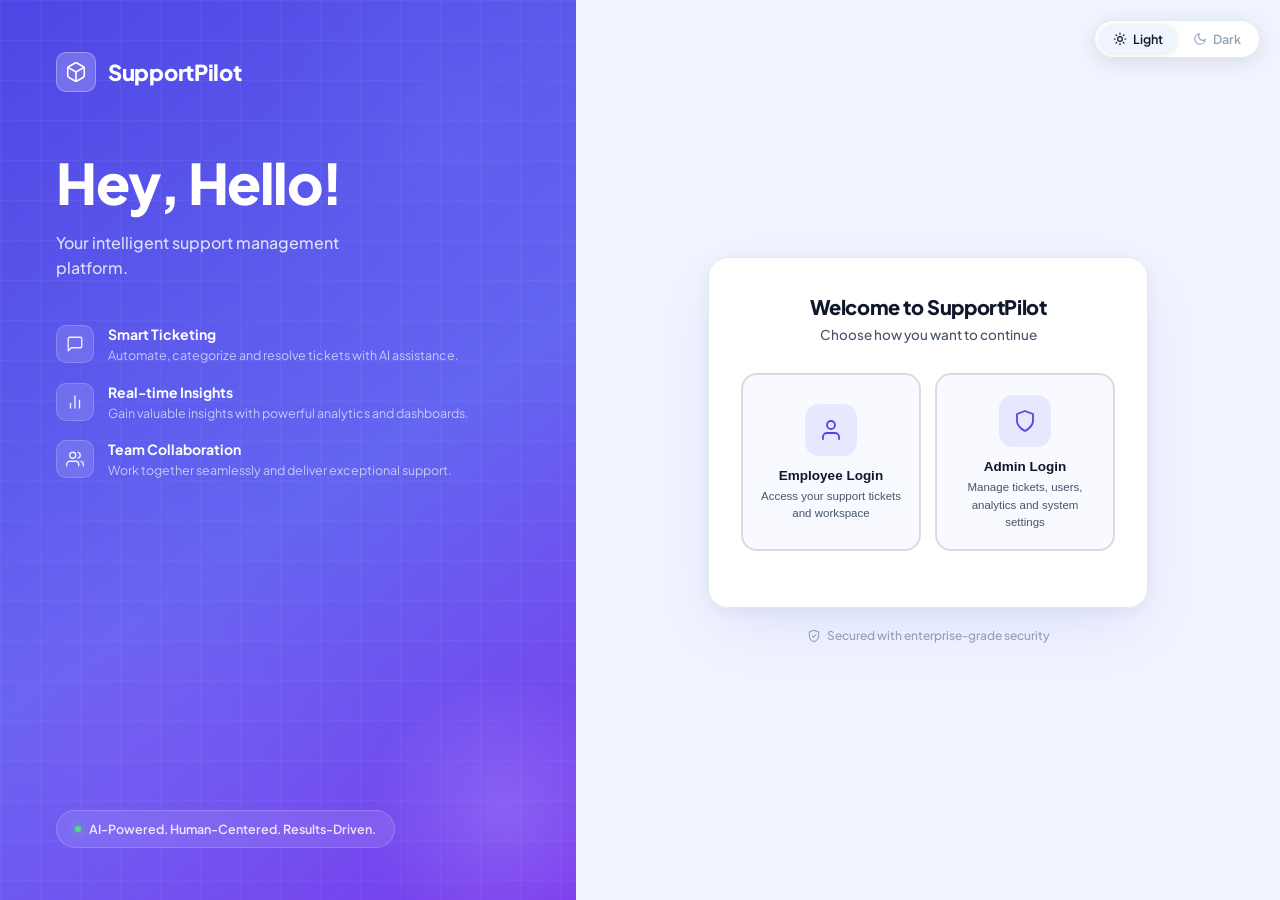
<file: frontend/index.html>
<!DOCTYPE html>
<html lang="en" data-theme="light">

<head>
  <meta charset="UTF-8">
  <meta name="viewport" content="width=device-width, initial-scale=1.0">
  <title>SupportPilot - AI Ticket Resolution Platform</title>
  <link rel="icon" href="data:;base64,iVBORw0KGgo=" />
  <script>
    // --- Admin Authentication Check & Fetch Interceptor ---
    (function() {
        let session = null;
        try {
            session = JSON.parse(localStorage.getItem('sp_session') || sessionStorage.getItem('sp_session'));
        } catch (e) {}

        if (!session || !session.token) {
            window.location.href = 'login.html';
        } else {
            // Intercept fetch to add Authorization header
            const originalFetch = window.fetch;
            window.fetch = async function() {
                let [resource, config] = arguments;
                if (typeof resource === 'string' && resource.includes('/api/')) {
                    config = config || {};
                    config.headers = config.headers || {};
                    if (config.headers instanceof Headers) {
                        config.headers.append('Authorization', 'Bearer ' + session.token);
                    } else {
                        config.headers['Authorization'] = 'Bearer ' + session.token;
                    }
                }
                const response = await originalFetch(resource, config);
                if (response.status === 401 || response.status === 403) {
                    localStorage.removeItem('sp_session');
                    sessionStorage.removeItem('sp_session');
                    window.location.href = 'login.html';
                }
                return response;
            };
        }
        
        // Handle logout
        document.addEventListener('click', function(e) {
            const btn = e.target.closest('#sidebar-logout-btn') || e.target.closest('#logout-btn');
            if (btn) {
                e.preventDefault();
                e.stopPropagation();
                if (session && session.token) {
                    const baseUrl = window.API_BASE_URL || 'https://grp3-infosysspringboard.onrender.com';
                    fetch(`${baseUrl}/api/admin/auth/logout`, {
                        method: 'POST',
                        headers: { 'Authorization': 'Bearer ' + session.token }
                    }).finally(() => {
                        localStorage.removeItem('sp_session');
                        sessionStorage.removeItem('sp_session');
                        window.location.href = 'login.html';
                    });
                } else {
                    localStorage.removeItem('sp_session');
                    sessionStorage.removeItem('sp_session');
                    window.location.href = 'login.html';
                }
            }
        });
    })();
  </script>
  <link rel="stylesheet" href="css/styles.css?v=14">
  <style>
    .dock-menu {
      position: fixed;
      left: 12px;
      top: 50%;
      transform: translateY(-50%);
      z-index: 1000;
    }

    .dock-container {
      display: flex;
      flex-direction: column;
      align-items: flex-start;
      gap: 12px;
      padding: 12px;
      background: rgba(255, 255, 255, 0.7);
      backdrop-filter: blur(20px);
      -webkit-backdrop-filter: blur(20px);
      border-radius: 24px;
      box-shadow: 0 10px 40px rgba(0, 0, 0, 0.1), 0 1px 3px rgba(0, 0, 0, 0.05);
      border: 1px solid rgba(255, 255, 255, 0.5);
      width: 68px;
      /* Collapsed width */
      overflow: hidden;
      transition: width 0.3s cubic-bezier(0.34, 1.56, 0.64, 1);
    }

    .dock-menu.expanded .dock-container {
      width: 220px;
      /* Expanded width */
    }

    .dock-toggle-btn {
      width: 44px;
      height: 44px;
      border-radius: 12px;
      border: none;
      background: transparent;
      color: #475569;
      cursor: pointer;
      display: flex;
      align-items: center;
      justify-content: center;
      transition: background-color 0.2s;
      flex-shrink: 0;
      margin-bottom: 8px;
    }

    .dock-toggle-btn:hover {
      background: rgba(0, 0, 0, 0.05);
    }

    .dock-toggle-btn svg {
      transition: all 0.3s cubic-bezier(0.34, 1.56, 0.64, 1);
    }

    .dock-toggle-btn:hover svg {
      transform: scale(1.15);
      color: #3b82f6;
    }

    .dock-menu.expanded .dock-toggle-btn svg {
      transform: rotate(180deg);
    }

    .dock-menu.expanded .dock-toggle-btn:hover svg {
      transform: rotate(180deg) scale(1.15);
    }

    .dock-item {
      position: relative;
      display: flex;
      flex-direction: row;
      align-items: center;
      cursor: pointer;
      width: 100%;
      border-radius: 12px;
      transition: background-color 0.2s;
      overflow: hidden;
    }

    .dock-item:hover {
      background-color: rgba(59, 130, 246, 0.1);
    }

    .dock-icon {
      display: flex;
      align-items: center;
      justify-content: center;
      width: 44px;
      height: 44px;
      background: transparent;
      border-radius: 12px;
      color: #475569;
      transition: all 0.3s ease;
      flex-shrink: 0;
    }

    .dock-icon svg {
      width: 20px;
      height: 20px;
      transition: all 0.3s cubic-bezier(0.34, 1.56, 0.64, 1);
    }

    .dock-item:hover .dock-icon svg {
      transform: scale(1.25) translateY(-2px) rotate(-5deg);
      color: #3b82f6;
    }

    .dock-name {
      margin-left: 12px;
      font-size: 14px;
      font-weight: 600;
      color: #475569;
      white-space: nowrap;
      opacity: 0;
      transition: opacity 0.2s ease;
    }

    .dock-menu.expanded .dock-name {
      opacity: 1;
    }

    .dock-dot {
      width: 4px;
      height: 4px;
      border-radius: 50%;
      background-color: #3b82f6;
      position: absolute;
      left: 6px;
      /* Move dot to left */
      opacity: 0;
      transition: opacity 0.3s ease;
    }


    .dock-item.active .dock-icon {
      color: #3b82f6;
    }

    .dock-item.active .dock-name {
      color: #3b82f6;
    }

    .dock-item.active .dock-dot {
      opacity: 1;
    }

    @media (prefers-color-scheme: dark) {
      .dock-container {
        background: rgba(30, 41, 59, 0.7);
        border-color: rgba(255, 255, 255, 0.1);
      }

      .dock-icon {
        color: #94a3b8;
      }

      .dock-name,
      .dock-toggle-btn {
        color: #94a3b8;
      }

      .dock-toggle-btn:hover {
        background: rgba(255, 255, 255, 0.05);
      }
    }
  </style>
</head>

<body>
  <div id="app-container" style="display: flex;">
    <!-- Dock Menu -->
    <nav class="dock-menu">
      <div class="dock-container">
        <button class="dock-toggle-btn" id="dock-toggle-btn" aria-label="Toggle Menu">
          <svg viewBox="0 0 24 24" width="24" height="24" fill="none" stroke="currentColor" stroke-width="2"
            stroke-linecap="round">
            <path d="M4 6h16M4 12h16M4 18h16" />
          </svg>
        </button>

        <div class="dock-item nav-item active" data-target="dashboard">
          <span class="dock-dot"></span>
          <div class="dock-icon">
            <svg viewBox="0 0 24 24" fill="none" stroke="currentColor" stroke-width="2" stroke-linecap="round"
              stroke-linejoin="round">
              <rect x="3" y="3" width="7" height="9" rx="1" />
              <rect x="14" y="3" width="7" height="5" rx="1" />
              <rect x="14" y="12" width="7" height="9" rx="1" />
              <rect x="3" y="16" width="7" height="5" rx="1" />
            </svg>
          </div>
          <span class="dock-name">Dashboard</span>
        </div>

        <div class="dock-item nav-item" data-target="tickets">
          <span class="dock-dot"></span>
          <div class="dock-icon">
            <svg viewBox="0 0 24 24" fill="none" stroke="currentColor" stroke-width="2" stroke-linecap="round"
              stroke-linejoin="round">
              <path d="M20 12V8H4v4m16 0v8H4v-8m16 0H4M8 4h8" />
            </svg>
          </div>
          <span class="dock-name">Tickets</span>
        </div>

        <div class="dock-item nav-item" data-target="assistant">
          <span class="dock-dot"></span>
          <div class="dock-icon">
            <svg viewBox="0 0 24 24" fill="none" stroke="currentColor" stroke-width="2" stroke-linecap="round"
              stroke-linejoin="round">
              <path
                d="M12 2v4M12 18v4M4.93 4.93l2.83 2.83M16.24 16.24l2.83 2.83M2 12h4M18 12h4M4.93 19.07l2.83-2.83M16.24 7.76l2.83-2.83" />
            </svg>
          </div>
          <span class="dock-name">AI Assistant</span>
        </div>

        <div class="dock-item nav-item" data-target="email">
          <span class="dock-dot"></span>
          <div class="dock-icon">
            <svg viewBox="0 0 24 24" fill="none" stroke="currentColor" stroke-width="2" stroke-linecap="round"
              stroke-linejoin="round">
              <path d="M4 4h16v12a2 2 0 0 1-2 2H6a2 2 0 0 1-2-2V4zm0 0l8 7 8-7" />
            </svg>
          </div>
          <span class="dock-name">Email</span>
        </div>

        <!-- NEW: Integrations Menu Item -->
        <div class="dock-item nav-item" data-target="integrations">
          <span class="dock-dot"></span>
          <div class="dock-icon">
            <svg viewBox="0 0 24 24" fill="none" stroke="currentColor" stroke-width="2" stroke-linecap="round"
              stroke-linejoin="round">
              <rect x="2" y="7" width="20" height="14" rx="2" ry="2" />
              <path d="M16 21V5a2 2 0 0 0-2-2h-4a2 2 0 0 0-2 2v16" />
            </svg>
          </div>
          <span class="dock-name">Jira</span>
        </div>

        <div class="dock-item nav-item" data-target="settings">
          <span class="dock-dot"></span>
          <div class="dock-icon">
            <svg viewBox="0 0 24 24" fill="none" stroke="currentColor" stroke-width="2" stroke-linecap="round"
              stroke-linejoin="round">
              <circle cx="12" cy="12" r="3" />
              <path
                d="M19.4 15a1.65 1.65 0 0 0 .33 1.82l.06.06a2 2 0 1 1-2.83 2.83l-.06-.06a1.65 1.65 0 0 0-1.82-.33 1.65 1.65 0 0 0-1 1.51V21a2 2 0 0 1-4 0v-.09A1.65 1.65 0 0 0 9 19.4a1.65 1.65 0 0 0-1.82.33l-.06.06a2 2 0 1 1-2.83-2.83l.06-.06a1.65 1.65 0 0 0 .33-1.82 1.65 1.65 0 0 0-1.51-1H3a2 2 0 0 1 0-4h.09A1.65 1.65 0 0 0 4.6 9a1.65 1.65 0 0 0-.33-1.82l-.06-.06a2 2 0 1 1 2.83-2.83l.06.06a1.65 1.65 0 0 0 1.82.33H9a1.65 1.65 0 0 0 1-1.51V3a2 2 0 0 1 4 0v.09a1.65 1.65 0 0 0 1 1.51 1.65 1.65 0 0 0 1.82-.33l.06-.06a2 2 0 1 1 2.83 2.83l-.06.06a1.65 1.65 0 0 0-.33 1.82V9a1.65 1.65 0 0 0 1.51 1H21a2 2 0 0 1 0 4h-.09a1.65 1.65 0 0 0-1.51 1z" />
            </svg>
          </div>
          <span class="dock-name">Settings</span>
        </div>

        <!-- Spacer to push logout to bottom if needed, or just let it sit at the end -->
        <div style="flex: 1;"></div>

        <div class="dock-item nav-item" id="sidebar-logout-btn" style="margin-top: auto;">
          <span class="dock-dot"></span>
          <div class="dock-icon">
            <svg viewBox="0 0 24 24" fill="none" stroke="currentColor" stroke-width="2" stroke-linecap="round"
              stroke-linejoin="round">
              <path d="M9 21H5a2 2 0 0 1-2-2V5a2 2 0 0 1 2-2h4"></path>
              <polyline points="16 17 21 12 16 7"></polyline>
              <line x1="21" y1="12" x2="9" y2="12"></line>
            </svg>
          </div>
          <span class="dock-name">Logout</span>
        </div>

      </div>
    </nav>

    <!-- Main Section Content Area -->
    <main id="main-content">

      <!-- Top Sticky Navbar -->
      <header class="navbar">
        <button class="nav-action-btn" id="navbar-sidebar-toggle" aria-label="Toggle Sidebar"
          style="margin-right: 12px; display: none; align-items: center; justify-content: center;">
          <svg viewBox="0 0 24 24" width="24" height="24">
            <path d="M4 6h16M4 12h16M4 18h16" stroke="currentColor" stroke-width="2" stroke-linecap="round" />
          </svg>
        </button>


        <div class="navbar-actions">
          <div class="ai-status-badge">
            <span class="ai-indicator-dot"></span>
            <span>SupportPilot Engine Active</span>
          </div>

          <button
            onclick="if(window.SupportPilotGlobalRefresh) window.SupportPilotGlobalRefresh(); else window.location.reload();"
            class="nav-action-btn" id="global-refresh-btn" aria-label="Refresh Data"
            style="display: flex; align-items: center; gap: 6px; padding: 0 12px; border-radius: 8px; font-size: 14px; font-weight: 600; width: auto; cursor: pointer; border: 1px solid var(--border-color); background: var(--bg-surface);">
            <svg viewBox="0 0 24 24" width="16" height="16" fill="none" stroke="currentColor" stroke-width="2"
              stroke-linecap="round">
              <path d="M21.5 2v6h-6M2.5 22v-6h6M2 11.5a10 10 0 0 1 18.8-4.3M22 12.5a10 10 0 0 1-18.8 4.3" />
            </svg>
            Refresh
          </button>

          <button class="nav-action-btn" id="theme-toggle" aria-label="Toggle Dark/Light Mode">
            <svg viewBox="0 0 24 24" id="theme-sun-icon">
              <circle cx="12" cy="12" r="5" />
              <path
                d="M12 1v2M12 21v2M4.22 4.22l1.42 1.42M16.96 16.96l1.42 1.42M1 12h2M21 12h2M4.22 19.07l1.42-1.42M16.96 7.04l1.42-1.42"
                stroke="currentColor" />
            </svg>
            <svg viewBox="0 0 24 24" id="theme-moon-icon" style="display: none;">
              <path d="M21 12.79A9 9 0 1 1 11.21 3 7 7 0 0 0 21 12.79z" stroke="currentColor" />
            </svg>
          </button>


          <div style="display: flex; flex-direction: column; align-items: flex-end; margin-right: 4px;">
            <span style="font-size: 13px; font-weight: 600; color: var(--text-primary);">Admin</span>
          </div>
          <button class="nav-action-btn" id="navbar-profile-btn" aria-label="User Profile"
            style="border-radius: 50%; padding: 0; overflow: hidden; width: 36px; height: 36px; border: 1px solid var(--border-color); cursor: pointer;">
            <div class="user-avatar" id="navbar-avatar"
              style="width: 100%; height: 100%; display: flex; align-items: center; justify-content: center; font-weight: 700; font-size: 13px; background-color: var(--accent-primary); color: white; position: relative;">
              <img id="navbar-avatar-img" src="" style="display: none; width: 100%; height: 100%; object-fit: cover;">
              <span id="navbar-avatar-txt">PC</span>
            </div>
          </button>
        </div>
      </header>

      <!-- View Containers -->

      <!-- VIEW 1: DASHBOARD -->
      <section class="view-section active-view" id="dashboard-view">
        <div id="dashboard-react-root"></div>
        <div style="display: none;" id="legacy-dashboard-hide">
          <h1 style="margin-bottom: 8px; font-weight: 800; font-size: 24px; letter-spacing: -0.5px;">Platform Overview
          </h1>
          <p style="color: var(--text-secondary); margin-bottom: 24px; font-size: 14px;">Real-time diagnostics and
            resolution telemetry for SupportPilot.</p>

          <!-- KPI Metrics Grid -->
          <div class="kpi-container">
            <div class="card kpi-card">
              <div class="kpi-header">
                <span>TOTAL TICKETS</span>
                <div class="kpi-icon">
                  <svg viewBox="0 0 24 24">
                    <path d="M20 12V8H4v4m16 0v8H4v-8m16 0H4" stroke="currentColor" />
                  </svg>
                </div>
              </div>
              <div class="kpi-value" id="kpi-total">1,248</div>
              <div class="kpi-trend trend-up">
                <span>+12.4%</span> vs last week
              </div>
            </div>
            <div class="card kpi-card">
              <div class="kpi-header">
                <span>OPEN TICKETS</span>
                <div class="kpi-icon">
                  <svg viewBox="0 0 24 24">
                    <circle cx="12" cy="12" r="10" />
                    <path d="M12 6v6l4 2" stroke="currentColor" />
                  </svg>
                </div>
              </div>
              <div class="kpi-value" id="kpi-open" style="color: var(--badge-open-text);">52</div>
              <div class="kpi-trend trend-down">
                <span>-3.1%</span> vs last week
              </div>
            </div>
            <div class="card kpi-card">
              <div class="kpi-header">
                <span>RESOLVED TICKETS</span>
                <div class="kpi-icon">
                  <svg viewBox="0 0 24 24">
                    <path d="M22 11.08V12a10 10 0 1 1-5.93-9.14M22 4L12 14.01l-3-3" stroke="currentColor" />
                  </svg>
                </div>
              </div>
              <div class="kpi-value" id="kpi-resolved" style="color: var(--badge-resolved-text);">1,196</div>
              <div class="kpi-trend trend-up">
                <span>+15.3%</span> vs last week
              </div>
            </div>
            <div class="card kpi-card">
              <div class="kpi-header">
                <span>AI RESOLUTION RATE</span>
                <div class="kpi-icon">
                  <svg viewBox="0 0 24 24">
                    <path d="M12 2v4M12 18v4M4.93 4.93l2.83 2.83" stroke="currentColor" />
                  </svg>
                </div>
              </div>
              <div class="kpi-value" id="kpi-ai-rate">86.4%</div>
              <div class="kpi-trend trend-up">
                <span>+1.8%</span> target > 85%
              </div>
            </div>
          </div>

          <!-- Dashboard Grid (CSS Charts & Quick Actions) -->
          <div class="dashboard-grid">
            <div class="card">
              <div class="card-title">
                <span>AI Resolution Performance</span>
                <div style="font-size: 12px; font-weight: 500; color: var(--text-muted);">Weekly SLA Targets</div>
              </div>
              <!-- Custom CSS Chart -->
              <div class="chart-container-box" id="dashboard-bar-chart">
                <div class="bar-column">
                  <div class="bar-fill" style="height: 60%;" data-value="60%"></div>
                  <span class="bar-label">Mon</span>
                </div>
                <div class="bar-column">
                  <div class="bar-fill" style="height: 75%;" data-value="75%"></div>
                  <span class="bar-label">Tue</span>
                </div>
                <div class="bar-column">
                  <div class="bar-fill" style="height: 85%;" data-value="85%"></div>
                  <span class="bar-label">Wed</span>
                </div>
                <div class="bar-column">
                  <div class="bar-fill" style="height: 94%;" data-value="94%"></div>
                  <span class="bar-label">Thu</span>
                </div>
                <div class="bar-column">
                  <div class="bar-fill" style="height: 80%;" data-value="80%"></div>
                  <span class="bar-label">Fri</span>
                </div>
                <div class="bar-column">
                  <div class="bar-fill" style="height: 98%;" data-value="98%"></div>
                  <span class="bar-label">Sat</span>
                </div>
                <div class="bar-column">
                  <div class="bar-fill" style="height: 92%;" data-value="92%"></div>
                  <span class="bar-label">Sun</span>
                </div>
              </div>
            </div>

            <div class="card">
              <div class="card-title">Quick Tasks</div>
              <div class="quick-actions-list">
                <button class="quick-action-btn" id="dash-action-new-tkt">
                  <svg viewBox="0 0 24 24">
                    <path d="M12 5v14M5 12h14" stroke="currentColor" stroke-width="2" stroke-linecap="round" />
                  </svg>
                  <span>Create New Ticket</span>
                </button>

                <button class="quick-action-btn" id="dash-action-assistant">
                  <svg viewBox="0 0 24 24">
                    <path d="M21 15a2 2 0 0 1-2 2H7l-4 4V5a2 2 0 0 1 2-2h14a2 2 0 0 1 2 2z" stroke="currentColor" />
                  </svg>
                  <span>Ask AI Assistant</span>
                </button>
              </div>
            </div>
          </div>

          <!-- Latest Tickets Panel -->
          <div class="card" style="margin-bottom: 24px;">
            <div class="card-title">Recent System Activity</div>
            <div class="table-container" style="border: none;">
              <table id="dash-activity-table">
                <thead>
                  <tr>
                    <th>Ticket ID</th>
                    <th>Subject</th>
                    <th>Priority</th>
                    <th>Category</th>
                    <th>Status</th>
                  </tr>
                </thead>
                <tbody id="dash-activity-tbody">
                  <!-- Populated dynamically via JS -->
                </tbody>
              </table>
            </div>
          </div>
        </div>
      </section>

      <!-- VIEW 2: TICKETS TABLE -->
      <section class="view-section" id="tickets-view">
        <div class="table-controls">
          <div class="table-filters" style="display: flex; gap: 10px; flex-wrap: wrap; align-items: center;">
            <div style="position: relative; width: 280px;">
              <svg viewBox="0 0 24 24" width="15" height="15" fill="none" stroke="currentColor" stroke-width="2"
                style="position: absolute; left: 12px; top: 50%; transform: translateY(-50%); color: var(--text-muted); pointer-events: none;">
                <circle cx="11" cy="11" r="8"></circle>
                <line x1="21" y1="21" x2="16.65" y2="16.65"></line>
              </svg>
              <input type="text" class="table-filter-select" id="tkt-search-bar"
                placeholder="Search ID, customer, subject..." style="width: 100%; padding-left: 36px;">
            </div>
            <select class="table-filter-select" id="filter-dept">
              <option value="all">All Departments</option>
              <option value="Engineering">Engineering</option>
              <option value="Billing">Billing</option>
              <option value="Customer Support">Customer Support</option>
              <option value="IT Security">IT Security</option>
            </select>
            <select class="table-filter-select" id="filter-priority">
              <option value="all">All Priorities</option>
              <option value="Urgent">Urgent (P1)</option>
              <option value="High">High (P2)</option>
              <option value="Medium">Medium (P3)</option>
              <option value="Low">Low (P4)</option>
            </select>
            <select class="table-filter-select" id="filter-status">
              <option value="all">All Statuses</option>
              <option value="Open">Open</option>
              <option value="In Progress">In Progress</option>
              <option value="Pending">Pending</option>
              <option value="Escalated">Escalated</option>
              <option value="Resolved">Resolved</option>
              <option value="Closed">Closed</option>
            </select>
            <div id="live-refresh-badge"
              style="display: flex; align-items: center; gap: 6px; padding: 6px 10px; background: rgba(16,185,129,0.1); border: 1px solid rgba(16,185,129,0.25); border-radius: 20px; font-size: 11px; font-weight: 700; color: #059669;">
              <span
                style="width: 7px; height: 7px; border-radius: 50%; background: #10b981; display: inline-block; animation: pulse 1.5s infinite;"></span>
              Live Sync
            </div>
          </div>

          <div class="table-actions-right" style="display: flex; gap: 10px; align-items: center;">
            <button class="btn btn-secondary" id="btn-export-ui" title="Export Tickets to CSV">
              <svg viewBox="0 0 24 24" width="16" height="16" fill="none" stroke="currentColor" stroke-width="2">
                <path d="M21 15v4a2 2 0 0 1-2 2H5a2 2 0 0 1-2-2v-4M7 10l5 5 5-5M12 15V3" />
              </svg>
              <span>Export CSV</span>
            </button>
            <button class="btn btn-primary" id="btn-create-ticket-modal"
              style="background: linear-gradient(135deg, #6366f1 0%, #4f46e5 100%); box-shadow: 0 4px 12px rgba(79, 70, 229, 0.3);">
              <svg viewBox="0 0 24 24" width="16" height="16" fill="none" stroke="currentColor" stroke-width="2.5"
                stroke-linecap="round">
                <path d="M12 5v14M5 12h14" />
              </svg>
              <span>+ New Ticket</span>
            </button>
          </div>
        </div>

        <div class="table-container" style="position: relative;">
          <table id="main-tickets-table">
            <thead>
              <tr>
                <th data-sort="id" style="cursor: pointer;">Ticket ID <span class="sort-icon">↕</span></th>
                <th data-sort="user" style="cursor: pointer;">Customer <span class="sort-icon">↕</span></th>
                <th data-sort="email" style="cursor: pointer;">Email <span class="sort-icon">↕</span></th>
                <th data-sort="department" style="cursor: pointer;">Department <span class="sort-icon">↕</span></th>
                <th data-sort="subject" style="cursor: pointer;">Subject <span class="sort-icon">↕</span></th>
                <th data-sort="category" style="cursor: pointer;">Category <span class="sort-icon">↕</span></th>
                <th data-sort="priority" style="cursor: pointer;">Priority <span class="sort-icon">↕</span></th>
                <th data-sort="status" style="cursor: pointer;">Status <span class="sort-icon">↕</span></th>
                <th data-sort="createdDate" style="cursor: pointer;">Created Date <span class="sort-icon">↕</span></th>
                <th style="text-align: right;">Action</th>
              </tr>
            </thead>
            <tbody id="tickets-tbody">
              <!-- Populated dynamically via JS -->
            </tbody>
          </table>

          <div class="table-pagination">
            <span id="pagination-info">Showing 1 to 8 of 12 entries</span>
            <div class="pagination-btn-group" id="pagination-controls">
              <!-- Rendered dynamically -->
            </div>
          </div>
        </div>
      </section>

      <!-- VIEW 3: AI ASSISTANT -->
      <section class="view-section" id="assistant-view">
        <div class="view-header">
          <div>
            <h2>Smart IT Helpdesk Assistant</h2>
            <p>Ask our local AI model for immediate troubleshooting guides, server status checkups, or policy rules
              lookup.</p>
          </div>
        </div>
        <div id="chat-messages"
          style="flex-grow: 1; overflow-y: auto; padding: 16px; background-color: var(--bg-primary); border-radius: 8px; margin-bottom: 16px; border: 1px solid var(--border-color); display: flex; flex-direction: column; gap: 12px;">
          <!-- Messages go here -->
        </div>
        <div
          style="display: flex; gap: 12px; align-items: center; padding: 16px; background-color: var(--bg-sidebar); border-radius: 8px; border: 1px solid var(--border-color);">
          <input type="text" id="chat-input" class="form-control" style="flex-grow: 1;"
            placeholder="E.g., How do I map the corporate network printer to my local workstation?...">
          <button id="btn-send-message" class="btn btn-primary" style="padding: 10px 24px;">Send</button>
        </div>
      </section>

      <!-- VIEW 6: ANALYTICS -->
      <section class="view-section" id="analytics-view">
        <div class="workflow-control-bar">
          <div>
            <h1 style="font-weight: 800; font-size: 24px; letter-spacing: -0.5px;">Platform Analytics</h1>
            <p style="color: var(--text-secondary); font-size: 14px; margin-top: 4px;">Service Level Agreement (SLA)
              conformance and execution latency logs.</p>
          </div>
          <div style="display: flex; gap: 8px;">
            <button class="btn btn-secondary active" id="btn-report-weekly">Weekly Report</button>
            <button class="btn btn-secondary" id="btn-report-monthly">Monthly Report</button>
          </div>
        </div>

        <!-- Analytics widget rows -->
        <div class="dashboard-grid">
          <div class="card">
            <div class="card-title">Daily Ticket Volumes</div>
            <div class="chart-container-box" id="analytics-chart-vol">
              <!-- Rendered via JS -->
            </div>
          </div>
          <div class="card">
            <div class="card-title">SLA Performance Target</div>
            <div class="circle-chart-box">
              <div class="circle-chart-ring" id="analytics-sla-ring">
                <div class="circle-chart-inner">
                  <span style="font-size: 24px; font-weight: 800; color: var(--accent-primary);"
                    id="sla-percentage-text">94.8%</span>
                  <span style="font-size: 10px; color: var(--text-muted); font-weight: 600;">SLA Conformed</span>
                </div>
              </div>
            </div>
          </div>
        </div>

        <div class="kpi-container">
          <div class="card kpi-card">
            <div class="kpi-header">
              <span>AVG RESOLUTION TIME</span>
            </div>
            <div class="kpi-value" style="font-size: 22px;">4m 32s</div>
            <span style="font-size: 11px; color: var(--text-muted);">Target &lt; 10 minutes</span>
          </div>
          <div class="card kpi-card">
            <div class="kpi-header">
              <span>CUSTOMER SATISFACTION</span>
            </div>
            <div class="kpi-value" style="font-size: 22px;">4.92 / 5.0</div>
            <span style="font-size: 11px; color: #10b981;">Excellent (98.4% favorable)</span>
          </div>
          <div class="card kpi-card">
            <div class="kpi-header">
              <span>INTEGRATION STATUS</span>
            </div>
            <div class="kpi-value" style="font-size: 22px; color: #10b981;">100% Online</div>
            <span style="font-size: 11px; color: var(--text-muted);">9 webhook nodes active</span>
          </div>
        </div>
      </section>

      <!-- VIEW 7: EMAIL AUTOMATION -->
      <section class="view-section" id="email-view">
        <!-- Populated dynamically by email-enhanced.js -->
      </section>

      <!-- VIEW 9: INTEGRATIONS -->
      <section class="view-section" id="integrations-view">
        <!-- Populated dynamically by jira-integration.js -->
      </section>

      <!-- VIEW 8: SETTINGS & PROFILE (React-powered) -->
      <section class="view-section" id="settings-view" style="padding: 0; max-width: 1200px; margin: 0 auto;">
        <!-- React Settings Panel mounts here -->
        <div id="settings-react-root"></div>
      </section>

    </main>
  </div>

  <!-- Ticket Details Drawer backdrop overlay -->
  <div class="drawer-backdrop" id="ticket-drawer-backdrop">
    <div class="drawer" id="ticket-drawer">
      <div class="drawer-header">
        <span class="drawer-title" id="drawer-ticket-id">TKT-1024</span>
        <button class="drawer-close" id="drawer-close-btn" aria-label="Close details">
          <svg viewBox="0 0 24 24">
            <path d="M18 6L6 18M6 6l12 12" stroke="currentColor" stroke-width="2" stroke-linecap="round" />
          </svg>
        </button>
      </div>

      <!-- Drawer Tabs (Details / Agent Activity) -->
      <div style="display:flex;border-bottom:1px solid var(--border-color);flex-shrink:0">
        <button id="dtab-details" onclick="window._drawerTab('details')" data-drawer-tab="details"
          style="padding:10px 20px;font-size:13px;font-weight:600;color:var(--accent-primary);background:transparent;border:none;border-bottom:2px solid var(--accent-primary);cursor:pointer;display:flex;align-items:center;gap:6px;margin-bottom:-1px">
          <svg viewBox="0 0 24 24" fill="none" stroke="currentColor" stroke-width="2" width="13" height="13">
            <path d="M14 2H6a2 2 0 00-2 2v16a2 2 0 002 2h12a2 2 0 002-2V8z" />
            <polyline points="14 2 14 8 20 8" />
          </svg>
          Details
        </button>
        <button id="dtab-agent" onclick="window._drawerTab('agent')" data-drawer-tab="agent"
          style="padding:10px 20px;font-size:13px;font-weight:600;color:var(--text-secondary);background:transparent;border:none;border-bottom:2px solid transparent;cursor:pointer;display:flex;align-items:center;gap:6px;margin-bottom:-1px">
          <svg viewBox="0 0 24 24" fill="none" stroke="currentColor" stroke-width="2" width="13" height="13">
            <circle cx="12" cy="12" r="3" />
            <path
              d="M12 1v2M12 21v2M4.22 4.22l1.42 1.42M18.36 18.36l1.42 1.42M1 12h2M21 12h2M4.22 19.78l1.42-1.42M18.36 5.64l1.42-1.42" />
          </svg>
          Agent Activity
        </button>
      </div>

      <!-- Details Panel (existing content) -->
      <div id="drawer-panel-details" style="display:flex;flex-direction:column;flex:1;min-height:0;overflow:hidden">
        <!-- Integrated Multi-Column Layout for RAG Details Panel -->
        <div class="drawer-content" style="display: grid; grid-template-columns: 1fr; gap: 20px;">
          <div>
            <h2 id="drawer-subject" style="font-size: 16px; font-weight: 700; margin-bottom: 4px;">API Authentication
              failing in Production</h2>
            <div style="display: flex; flex-direction: column; margin-bottom: 12px;">
              <span id="drawer-user-name" style="font-weight: 600; font-size: 13px;">Corporate Employee</span>
              <span id="drawer-user-email"
                style="font-size: 11px; color: var(--text-muted);">employee@company.com</span>
            </div>
            <div style="display: flex; gap: 8px;" id="drawer-badges">
              <span class="badge badge-priority-urgent">Urgent</span>
              <span class="badge badge-status-open">Open</span>
            </div>
          </div>

          <div>
            <div class="drawer-section-title">Description</div>
            <p id="drawer-desc" style="font-size: 13px; line-height: 1.6; color: var(--text-secondary);">
              Details.
            </p>
          </div>

          <!-- NEW: Milestone 2 Live RAG Pipeline Diagnostics Integrated Context Panel -->
          <div style="border-top: 1px solid var(--border-color); padding-top: 16px; margin-top: 8px;">
            <div class="drawer-section-title"
              style="color: var(--accent-primary); display: flex; align-items: center; gap: 6px;">
              桃 AI Resolution Generator RAG Telemetry
            </div>

            <div style="margin: 12px 0; background: var(--bg-app); padding: 12px; border-radius: 8px; font-size: 12px;">
              <div
                style="font-weight: 700; color: var(--text-muted); text-transform: uppercase; margin-bottom: 8px; font-size: 10px;">
                RAG Workflow Execution Status</div>
              <div style="display: flex; flex-direction: column; gap: 6px; color: #3b82f6; font-weight: 600;">
                <div>鳩 1. Ticket Analysis & Query Generation</div>
                <div>鳩 2. Knowledge Base Retrieval</div>
                <div>鳩 3. Context Augmentation</div>
                <div>鳩 4. Response Generation</div>
              </div>
            </div>

            <div style="display: grid; grid-template-columns: 1fr 1fr; gap: 10px; margin-bottom: 16px;">
              <div
                style="border: 1px solid var(--border-color); padding: 10px; border-radius: 6px; background: var(--bg-primary);">
                <div style="font-size: 10px; color: var(--text-muted); font-weight: 600;">Retrieval Accuracy</div>
                <div style="font-size: 16px; font-weight: 800; margin-top: 2px;">92%</div>
              </div>
              <div
                style="border: 1px solid var(--border-color); padding: 10px; border-radius: 6px; background: var(--bg-primary);">
                <div style="font-size: 10px; color: var(--text-muted); font-weight: 600;">Avg. Response Latency</div>
                <div style="font-size: 16px; font-weight: 800; margin-top: 2px;">3.2s</div>
              </div>
            </div>
          </div>

          <div>
            <div class="drawer-section-title">Suggested AI Response (Augmented Context Output)</div>
            <div
              style="background-color: #f0f7ff; border-left: 4px solid #3b82f6; border-radius: 0 8px 8px 0; padding: 14px; font-family: monospace; font-size: 12px; white-space: pre-wrap; line-height: 1.5; color: #1e40af;"
              id="drawer-resolution-text">
              Solution content.
            </div>
          </div>

          <div>
            <div class="drawer-section-title">AI Engine Classification</div>
            <div class="ai-recommendation-box">
              <span class="ai-box-badge" id="drawer-ai-confidence">97% Confident</span>
              <div style="display: flex; flex-direction: column; gap: 6px;">
                <span style="font-size: 12px;"><strong>Predicted Category:</strong> <span
                    id="drawer-ai-category">Authentication</span></span>
                <span style="font-size: 12px;"><strong>Suggested Action:</strong> <span id="drawer-ai-dept">Engineering
                    Department Escalation</span></span>
              </div>
            </div>
          </div>

          <div>
            <div class="drawer-section-title">History timeline</div>
            <div class="timeline-flow" id="drawer-timeline-flow">
              <!-- Rendered dynamically -->
            </div>
          </div>

          <div>
            <div class="drawer-section-title">Attachments</div>
            <div id="drawer-attachments-list" style="display: flex; gap: 8px; flex-wrap: wrap;">
              <!-- Rendered dynamically -->
            </div>
          </div>

          <!-- Enterprise Integrations Card (Dynamic) -->
          <div>
            <div
              style="background: white; border: 1px solid var(--border-color); border-radius: 12px; padding: 16px; box-shadow: 0 1px 3px rgba(0,0,0,0.05);">

              <!-- Card Header -->
              <div style="display: flex; align-items: center; gap: 10px; margin-bottom: 16px;">
                <div
                  style="width: 24px; height: 24px; background: #1e293b; color: white; border-radius: 6px; display: flex; align-items: center; justify-content: center;">
                  <svg viewBox="0 0 24 24" fill="none" stroke="currentColor" stroke-width="2" width="14" height="14">
                    <polyline points="16 18 22 12 16 6" />
                    <polyline points="8 6 2 12 8 18" />
                  </svg>
                </div>
                <h3 style="font-size: 15px; font-weight: 700; color: #1e293b; margin: 0;">Enterprise Integrations</h3>
              </div>

              <!-- Integrations List -->
              <div style="display: flex; flex-direction: column; gap: 8px; margin-bottom: 16px;">
                <!-- Jira -->
                <div
                  style="display: flex; align-items: center; justify-content: space-between; background: #f8fafc; padding: 10px 14px; border-radius: 8px;">
                  <div style="display: flex; align-items: center; gap: 12px;">
                    <div
                      style="width: 32px; height: 32px; background: #0052cc; color: white; border-radius: 8px; display: flex; align-items: center; justify-content: center;">
                      <svg viewBox="0 0 24 24" fill="none" stroke="currentColor" stroke-width="2.5" width="16"
                        height="16">
                        <path d="M14 2H6a2 2 0 00-2 2v16a2 2 0 002 2h12a2 2 0 002-2V8z" />
                        <polyline points="14 2 14 8 20 8" />
                        <path d="M9 15l2 2 4-4" />
                      </svg>
                    </div>
                    <div>
                      <div style="font-size: 13px; font-weight: 600; color: #1e293b;">Jira Integration</div>
                      <div style="font-size: 11px; color: var(--text-muted);">Connected 窶｢ Last synced 2 mins ago</div>
                    </div>
                  </div>
                  <span
                    style="font-size: 11px; font-weight: 600; color: #3b82f6; background: #eff6ff; padding: 3px 8px; border-radius: 4px;">Active</span>
                </div>

                <!-- Email -->
                <div
                  style="display: flex; align-items: center; justify-content: space-between; background: #f8fafc; padding: 10px 14px; border-radius: 8px;">
                  <div style="display: flex; align-items: center; gap: 12px;">
                    <div
                      style="width: 32px; height: 32px; background: #10b981; color: white; border-radius: 8px; display: flex; align-items: center; justify-content: center;">
                      <svg viewBox="0 0 24 24" fill="none" stroke="currentColor" stroke-width="2" width="18"
                        height="18">
                        <path d="M4 4h16c1.1 0 2 .9 2 2v12c0 1.1-.9 2-2 2H4c-1.1 0-2-.9-2-2V6c0-1.1.9-2 2-2z" />
                        <polyline points="22,6 12,13 2,6" />
                      </svg>
                    </div>
                    <div>
                      <div style="font-size: 13px; font-weight: 600; color: #1e293b;">Email Automation</div>
                      <div style="font-size: 11px; color: var(--text-muted);">Connected 窶｢ 24 emails sent today</div>
                    </div>
                  </div>
                  <span
                    style="font-size: 11px; font-weight: 600; color: #3b82f6; background: #eff6ff; padding: 3px 8px; border-radius: 4px;">Active</span>
                </div>
              </div>

              <!-- Jira Created Event -->
              <div
                style="background: #eff6ff; border-left: 4px solid #3b82f6; border-radius: 0 8px 8px 0; padding: 14px; margin-bottom: 12px;">
                <div style="font-size: 13px; font-weight: 700; color: #1d4ed8; margin-bottom: 10px;">Jira Ticket Created
                </div>
                <div style="display: grid; grid-template-columns: 1fr 1fr; gap: 10px;">
                  <div>
                    <div style="font-size: 11px; color: var(--text-muted); margin-bottom: 2px;">Ticket ID</div>
                    <div style="font-size: 12px; font-weight: 600; color: #1e293b;" id="drawer-integ-jira-id">
                      IT-2023-4521</div>
                  </div>
                  <div>
                    <div style="font-size: 11px; color: var(--text-muted); margin-bottom: 2px;">Status</div>
                    <div style="font-size: 12px; font-weight: 600; color: #1e293b;" id="drawer-integ-jira-status">In
                      Progress</div>
                  </div>
                  <div>
                    <div style="font-size: 11px; color: var(--text-muted); margin-bottom: 2px;">Assignee</div>
                    <div style="font-size: 12px; font-weight: 600; color: #1e293b;" id="drawer-integ-jira-assignee">
                      Network Team</div>
                  </div>
                  <div>
                    <div style="font-size: 11px; color: var(--text-muted); margin-bottom: 2px;">Priority</div>
                    <div style="font-size: 12px; font-weight: 600; color: #1e293b;" id="drawer-integ-jira-priority">High
                    </div>
                  </div>
                </div>
              </div>

              <!-- Email Sent Event -->
              <div
                style="background: #ecfdf5; border-left: 4px solid #10b981; border-radius: 0 8px 8px 0; padding: 14px;">
                <div style="font-size: 13px; font-weight: 700; color: #047857; margin-bottom: 6px;">Email Notification
                  Sent</div>
                <div style="font-size: 12px; color: #065f46; line-height: 1.5;" id="drawer-integ-email-body">
                  Your support ticket #T-2023-4521 has been received. We're working on resolving your VPN connection
                  issue. Our AI system has identified potential solutions and assigned this to the Network Team. You'll
                  receive updates as we progress.
                </div>
              </div>

            </div>
          </div>
        </div>

      </div><!-- /drawer-panel-details -->

      <!-- Agent Activity Panel -->
      <div id="drawer-panel-agent" style="display:none;flex-direction:column;flex:1;min-height:0;overflow:hidden">
        <div style="overflow-y:auto;flex:1;padding:0">
          <div id="ap-panel-root"></div>
        </div>
      </div><!-- /drawer-panel-agent -->

      <div class="drawer-actions" style="display: flex; gap: 8px; flex-wrap: wrap;">
        <button class="btn btn-primary" id="btn-drawer-resolve"
          style="flex: 1; background: linear-gradient(135deg, #10b981 0%, #059669 100%); border-color: #059669;">
          <svg viewBox="0 0 24 24" width="15" height="15" fill="none" stroke="currentColor" stroke-width="2.5">
            <path d="M20 6L9 17l-5-5" />
          </svg>
          Resolve Ticket
        </button>
        <button class="btn btn-secondary" id="btn-drawer-escalate"
          style="color: #dc2626; border-color: #fecaca; background: #fef2f2;">
          <svg viewBox="0 0 24 24" width="15" height="15" fill="none" stroke="currentColor" stroke-width="2">
            <path d="M12 2v4M12 18v4M4.93 4.93l2.83 2.83M16.24 16.24l2.83 2.83M2 12h4M18 12h4" />
          </svg>
          Escalate
        </button>
        <button class="btn btn-secondary" id="btn-drawer-assign">
          <svg viewBox="0 0 24 24" width="15" height="15" fill="none" stroke="currentColor" stroke-width="2">
            <path d="M16 21v-2a4 4 0 0 0-4-4H6a4 4 0 0 0-4 4v2" />
            <circle cx="9" cy="7" r="4" />
            <path d="M22 21v-2a4 4 0 0 0-3-3.87" />
            <path d="M16 3.13a4 4 0 0 1 0 7.75" />
          </svg>
          Reassign
        </button>
        <button class="btn btn-secondary" id="btn-drawer-close-ticket">
          <svg viewBox="0 0 24 24" width="15" height="15" fill="none" stroke="currentColor" stroke-width="2">
            <circle cx="12" cy="12" r="10" />
            <path d="m15 9-6 6M9 9l6 6" />
          </svg>
          Close
        </button>
      </div>
    </div>
  </div>

  <!-- Create New Ticket Dialog Modal (2-Step AI Prediction Workflow) -->
  <div class="modal-backdrop" id="new-ticket-modal-backdrop">
    <div class="modal" style="max-width: 680px; max-height: 90vh; display: flex; flex-direction: column;">
      <div class="modal-header" style="border-bottom: 1px solid var(--border-color); padding: 18px 24px;">
        <div style="display: flex; align-items: center; gap: 10px;">
          <div
            style="width: 32px; height: 32px; border-radius: 8px; background: linear-gradient(135deg, #6366f1, #8b5cf6); display: flex; align-items: center; justify-content: center; color: white;">
            <svg viewBox="0 0 24 24" width="18" height="18" fill="none" stroke="currentColor" stroke-width="2">
              <path d="M12 2v4M12 18v4M4.93 4.93l2.83 2.83M19.07 4.93l-2.83 2.83M2 12h4M18 12h4" />
              <circle cx="12" cy="12" r="3" />
            </svg>
          </div>
          <div>
            <span class="modal-title" style="font-size: 17px; font-weight: 800;">Create Support Ticket</span>
            <div id="modal-step-indicator" style="font-size: 11px; color: var(--text-muted); margin-top: 2px;">Step 1 of
              2: Fill Ticket Details &amp; Run AI Prediction</div>
          </div>
        </div>
        <button class="drawer-close" id="modal-close-btn" aria-label="Close dialog">
          <svg viewBox="0 0 24 24" width="18" height="18">
            <path d="M18 6L6 18M6 6l12 12" stroke="currentColor" stroke-width="2" stroke-linecap="round" />
          </svg>
        </button>
      </div>

      <form id="new-ticket-form" style="display: flex; flex-direction: column; overflow: hidden; flex: 1;">
        <div class="modal-body" style="overflow-y: auto; padding: 20px 24px;">

          <!-- FORM INPUTS CONTAINER -->
          <div id="modal-form-fields">
            <div class="form-row">
              <div class="form-group" style="flex: 1;">
                <label for="tkt-name" style="font-weight: 600; font-size: 12px;">Customer Name <span
                    style="color: #ef4444;">*</span></label>
                <input type="text" class="form-control" id="tkt-name" required placeholder="e.g. Sneh Singh">
              </div>
              <div class="form-group" style="flex: 1;">
                <label for="tkt-email" style="font-weight: 600; font-size: 12px;">Customer Email <span
                    style="color: #ef4444;">*</span></label>
                <input type="email" class="form-control" id="tkt-email" required
                  placeholder="e.g. sneh.singh@gmail.com">
              </div>
            </div>

            <div class="form-group">
              <label for="tkt-subject" style="font-weight: 600; font-size: 12px;">Subject Header <span
                  style="color: #ef4444;">*</span></label>
              <input type="text" class="form-control" id="tkt-subject" required
                placeholder="e.g. VPN gateway connection timeout on office router">
            </div>

            <div class="form-group">
              <label for="tkt-desc" style="font-weight: 600; font-size: 12px;">Detailed Description <span
                  style="color: #ef4444;">*</span></label>
              <textarea class="form-control" id="tkt-desc" rows="3" required
                placeholder="Describe steps to reproduce, error codes, logs, impact..."></textarea>
            </div>

            <div class="form-row">
              <div class="form-group" style="flex: 1;">
                <label for="tkt-dept" style="font-weight: 600; font-size: 12px;">Department (Optional Override)</label>
                <select class="form-control" id="tkt-dept">
                  <option value="">Auto-Detect via AI</option>
                  <option value="Customer Support">Customer Support</option>
                  <option value="Engineering">Engineering</option>
                  <option value="Billing">Billing</option>
                  <option value="IT Security">IT Security</option>
                </select>
              </div>
              <div class="form-group" style="flex: 1;">
                <label for="tkt-category" style="font-weight: 600; font-size: 12px;">Category (Optional
                  Override)</label>
                <select class="form-control" id="tkt-category">
                  <option value="">Auto-Detect via AI</option>
                  <option value="Network">Network</option>
                  <option value="Authentication">Authentication</option>
                  <option value="Database Performance">Database Performance</option>
                  <option value="Software">Software</option>
                  <option value="Hardware">Hardware</option>
                  <option value="Payment Issues">Payment Issues</option>
                </select>
              </div>
            </div>

            <div class="form-row">
              <div class="form-group" style="flex: 1;">
                <label for="tkt-priority" style="font-weight: 600; font-size: 12px;">Priority (Optional
                  Override)</label>
                <select class="form-control" id="tkt-priority">
                  <option value="">Auto-Detect via AI</option>
                  <option value="Low">Low (P4)</option>
                  <option value="Medium">Medium (P3)</option>
                  <option value="High">High (P2)</option>
                  <option value="Urgent">Urgent (P1)</option>
                </select>
              </div>
              <div class="form-group" style="flex: 1;">
                <label for="tkt-file" style="font-weight: 600; font-size: 12px;">Attachment (Optional)</label>
                <input type="file" class="form-control" id="tkt-file" style="padding: 6px;">
              </div>
            </div>
          </div>

          <!-- AI PREDICTION PROCESSING STATE -->
          <div id="ai-loading-container"
            style="display: none; padding: 32px 16px; text-align: center; background: linear-gradient(180deg, rgba(99,102,241,0.03) 0%, rgba(139,92,246,0.08) 100%); border-radius: 12px; border: 1px dashed rgba(99,102,241,0.3); margin-top: 12px;">
            <div
              style="width: 48px; height: 48px; border-radius: 50%; background: white; box-shadow: 0 4px 14px rgba(99,102,241,0.25); display: flex; align-items: center; justify-content: center; margin: 0 auto 14px auto;">
              <div class="loader-spinner"
                style="width: 24px; height: 24px; border-width: 3px; border-top-color: #6366f1;"></div>
            </div>
            <div style="font-size: 14px; font-weight: 700; color: #4338ca;">SupportPilot AI Triage in Progress...</div>
            <div style="font-size: 12px; color: var(--text-muted); margin-top: 4px;" id="ai-loading-status-text">
              Extracting technical entities, querying vector KB, and matching taxonomy...</div>
          </div>

          <!-- AI PREDICTION RESULTS CARD (STEP 2) -->
          <div id="ai-prediction-card"
            style="display: none; margin-top: 14px; background: white; border: 1px solid #e0e7ff; border-radius: 14px; padding: 18px; box-shadow: 0 10px 25px -5px rgba(99,102,241,0.1), 0 8px 10px -6px rgba(99,102,241,0.1);">
            <div
              style="display: flex; justify-content: space-between; align-items: center; margin-bottom: 14px; padding-bottom: 12px; border-bottom: 1px solid #f1f5f9;">
              <div style="display: flex; align-items: center; gap: 8px;">
                <div
                  style="width: 26px; height: 26px; border-radius: 6px; background: #e0e7ff; color: #4338ca; display: flex; align-items: center; justify-content: center;">
                  <svg viewBox="0 0 24 24" width="14" height="14" fill="none" stroke="currentColor" stroke-width="2.5">
                    <path d="M12 2v4M12 18v4M4.93 4.93l2.83 2.83M19.07 4.93l-2.83 2.83M2 12h4M18 12h4" />
                  </svg>
                </div>
                <span style="font-size: 13px; font-weight: 800; color: #1e1b4b;">AI Prediction Assessment</span>
              </div>
              <span id="ai-pred-confidence"
                style="font-size: 12px; font-weight: 800; color: #059669; background: #ecfdf5; border: 1px solid #a7f3d0; padding: 4px 10px; border-radius: 20px;">96%
                Confidence</span>
            </div>

            <!-- Prediction 4-Grid -->
            <div style="display: grid; grid-template-columns: repeat(2, 1fr); gap: 10px; margin-bottom: 12px;">
              <div style="background: #f8fafc; padding: 10px 12px; border-radius: 8px; border: 1px solid #e2e8f0;">
                <div style="font-size: 10px; font-weight: 700; color: var(--text-muted); text-transform: uppercase;">
                  Predicted Category</div>
                <div id="ai-pred-category" style="font-size: 13px; font-weight: 700; color: #4338ca; margin-top: 2px;">
                  Network</div>
              </div>
              <div style="background: #f8fafc; padding: 10px 12px; border-radius: 8px; border: 1px solid #e2e8f0;">
                <div style="font-size: 10px; font-weight: 700; color: var(--text-muted); text-transform: uppercase;">
                  Suggested Department</div>
                <div id="ai-pred-dept" style="font-size: 13px; font-weight: 700; color: #1e293b; margin-top: 2px;">
                  Engineering</div>
              </div>
              <div style="background: #f8fafc; padding: 10px 12px; border-radius: 8px; border: 1px solid #e2e8f0;">
                <div style="font-size: 10px; font-weight: 700; color: var(--text-muted); text-transform: uppercase;">
                  Priority &amp; Severity</div>
                <div id="ai-pred-priority" style="font-size: 13px; font-weight: 700; color: #d97706; margin-top: 2px;">
                  High</div>
              </div>
              <div style="background: #f8fafc; padding: 10px 12px; border-radius: 8px; border: 1px solid #e2e8f0;">
                <div style="font-size: 10px; font-weight: 700; color: var(--text-muted); text-transform: uppercase;">
                  Recommended Team</div>
                <div id="ai-pred-team" style="font-size: 13px; font-weight: 700; color: #0284c7; margin-top: 2px;">
                  Network Operations (NetOps)</div>
              </div>
            </div>

            <!-- Suggested Tags -->
            <div style="margin-bottom: 12px;">
              <div
                style="font-size: 10px; font-weight: 700; color: var(--text-muted); text-transform: uppercase; margin-bottom: 4px;">
                Taxonomy Tags</div>
              <div id="ai-pred-tags" style="display: flex; gap: 6px; flex-wrap: wrap;">
                <span class="badge" style="background: #e0e7ff; color: #4338ca; font-size: 11px;">#network</span>
                <span class="badge" style="background: #e0e7ff; color: #4338ca; font-size: 11px;">#vpn-gateway</span>
              </div>
            </div>

            <!-- Reasoning Analysis -->
            <div
              style="margin-bottom: 12px; background: #faf5ff; border-left: 3px solid #a855f7; border-radius: 0 8px 8px 0; padding: 10px 12px;">
              <div style="font-size: 11px; font-weight: 700; color: #7e22ce; margin-bottom: 2px;">Root Cause &amp;
                Reasoning</div>
              <div id="ai-pred-reasoning" style="font-size: 12px; color: #581c87; line-height: 1.4;">Issue exhibits
                network interface timeout patterns indicating gateway congestion or DNS resolution latency.</div>
            </div>

            <!-- Suggested Resolution Preview -->
            <div
              style="background: #f0fdf4; border-left: 3px solid #10b981; border-radius: 0 8px 8px 0; padding: 10px 12px;">
              <div style="font-size: 11px; font-weight: 700; color: #047857; margin-bottom: 2px;">Generated Remediation
                Action Plan</div>
              <div id="ai-pred-resolution"
                style="font-size: 12px; color: #065f46; line-height: 1.4; white-space: pre-wrap; font-family: monospace;">
                1. Reset local network adapter.\n2. Invalidate expired session tokens.</div>
            </div>
          </div>

        </div>

        <!-- MODAL FOOTER BUTTONS -->
        <div class="modal-footer"
          style="padding: 16px 24px; border-top: 1px solid var(--border-color); display: flex; justify-content: space-between; align-items: center;">
          <!-- Step 1 Actions (Initial) -->
          <div id="modal-footer-step1" style="display: flex; justify-content: space-between; width: 100%;">
            <button type="button" class="btn btn-secondary" id="btn-modal-cancel">Cancel</button>
            <button type="button" class="btn btn-primary" id="btn-modal-predict"
              style="background: linear-gradient(135deg, #6366f1 0%, #8b5cf6 100%); box-shadow: 0 4px 12px rgba(99,102,241,0.3); display: flex; align-items: center; gap: 8px;">
              <svg viewBox="0 0 24 24" width="16" height="16" fill="none" stroke="currentColor" stroke-width="2">
                <path d="M12 2v4M12 18v4M4.93 4.93l2.83 2.83M19.07 4.93l-2.83 2.83M2 12h4M18 12h4" />
                <circle cx="12" cy="12" r="3" />
              </svg>
              <span>Run AI Prediction</span>
            </button>
          </div>

          <!-- Step 2 Actions (After AI Prediction) -->
          <div id="modal-footer-step2"
            style="display: none; justify-content: space-between; width: 100%; align-items: center;">
            <div style="display: flex; gap: 8px;">
              <button type="button" class="btn btn-secondary" id="btn-modal-edit" style="font-size: 12px;">Edit
                Ticket</button>
              <button type="button" class="btn btn-secondary" id="btn-modal-repredict" style="font-size: 12px;">Run
                Again</button>
            </div>
            <button type="submit" class="btn btn-primary" id="btn-modal-confirm"
              style="background: linear-gradient(135deg, #10b981 0%, #059669 100%); box-shadow: 0 4px 12px rgba(16,185,129,0.3); display: flex; align-items: center; gap: 8px;">
              <svg viewBox="0 0 24 24" width="16" height="16" fill="none" stroke="currentColor" stroke-width="2.5">
                <path d="M20 6L9 17l-5-5" />
              </svg>
              <span>Confirm &amp; Insert Ticket</span>
            </button>
          </div>
        </div>
      </form>
    </div>
  </div>

  <!-- Toast Notification Stack -->
  <div class="toast-container" id="toast-stack-container">
    <!-- Rendered dynamically -->
  </div>

  <!-- React 18 + ReactDOM CDN -->
  <script src="js/vendor/react.production.min.js"></script>
  <script src="js/vendor/react-dom.production.min.js"></script>

  <script src="js/config.js"></script>
  <script src="js/dashboard-react.js?v=22"></script>
  <script src="js/data.js?v=3"></script>
  <script src="js/tickets.js?v=21"></script>
  <script src="js/assistant.js?v=2"></script>
  <script src="js/workflow.js?v=3"></script>
  <script src="js/settings.js?v=3"></script>
  <script src="js/app.js?v=5"></script>
  <!-- Milestone 3 Feature Modules -->
  <script src="js/agent-pipeline.js?v=11"></script>
  <script src="js/email-enhanced.js?v=16"></script>
  <script src="js/jira-integration.js?v=15"></script>
  <script>
    // Tab switcher for ticket drawer
    window._drawerTab = function (tab) {
      var panels = { details: document.getElementById('drawer-panel-details'), agent: document.getElementById('drawer-panel-agent') };
      var btns = { details: document.getElementById('dtab-details'), agent: document.getElementById('dtab-agent') };
      Object.keys(panels).forEach(function (k) {
        var show = k === tab;
        panels[k].style.display = show ? 'flex' : 'none';
        btns[k].style.color = show ? 'var(--accent-primary)' : 'var(--text-secondary)';
        btns[k].style.borderBottom = show ? '2px solid var(--accent-primary)' : '2px solid transparent';
      });
    };
  </script>

  <!-- React Settings Panel Component -->
  <script src="js/settings-react.js"></script>

  <script>
    (function () {
      function patchSettingsNav() {
        const settingsNavItems = document.querySelectorAll('[data-target="settings"]');
        if (!settingsNavItems.length) { setTimeout(patchSettingsNav, 300); return; }

        settingsNavItems.forEach(function (navEl) {
          navEl.addEventListener('click', function () {
            var all = document.querySelectorAll('.view-section');
            all.forEach(function (s) { s.classList.remove('active-view'); });
            var sv = document.getElementById('settings-view');
            if (sv) sv.classList.add('active-view');

            var attempts = 0;
            (function tryMount() {
              if (typeof window.__mountSettingsPanel === 'function') {
                window.__mountSettingsPanel();
              } else if (attempts++ < 20) {
                setTimeout(tryMount, 200);
              }
            })();
          });
        });
      }

      function patchNavHighlight() {
        document.querySelectorAll('.nav-item').forEach(function (el) {
          el.addEventListener('click', function () {
            document.querySelectorAll('.nav-item').forEach(function (e) { e.classList.remove('active'); });
            el.classList.add('active');
          });
        });
      }

      function patchProfileNav() {
        var profileBtn = document.getElementById('navbar-profile-btn');
        if (profileBtn) {
          profileBtn.addEventListener('click', function () {
            var settingsNav = document.querySelector('[data-target="settings"]');
            if (settingsNav) settingsNav.click();
          });
        }
      }

      if (document.readyState === 'loading') {
        document.addEventListener('DOMContentLoaded', function () {
          patchSettingsNav();
          patchNavHighlight();
          patchProfileNav();
          if (window.SupportPilotReactDashboard && typeof ReactDOM !== 'undefined') {
            ReactDOM.createRoot(document.getElementById('dashboard-react-root')).render(React.createElement(window.SupportPilotReactDashboard));
          }
        });
      } else {
        patchSettingsNav();
        patchNavHighlight();
        patchProfileNav();
        if (window.SupportPilotReactDashboard && typeof ReactDOM !== 'undefined') {
          ReactDOM.createRoot(document.getElementById('dashboard-react-root')).render(React.createElement(window.SupportPilotReactDashboard));
        }
      }
    })();
  </script>

  <!-- Mobile Sidebar Menu Logic -->
  <script>
    (function () {
      function isMobile() {
        return window.innerWidth <= 768;
      }

      function openMobileSidebar() {
        document.body.classList.add('mobile-menu-open');
        var overlay = document.getElementById('mobile-sidebar-overlay');
        if (overlay) {
          overlay.style.display = 'block';
          requestAnimationFrame(function () {
            overlay.classList.add('active');
          });
        }
      }

      function closeMobileSidebar() {
        document.body.classList.remove('mobile-menu-open');
        var overlay = document.getElementById('mobile-sidebar-overlay');
        if (overlay) {
          overlay.classList.remove('active');
          setTimeout(function () {
            overlay.style.display = 'none';
          }, 300);
        }
      }

      function patchMobileSidebar() {
        var hamburger = document.getElementById('navbar-sidebar-toggle');
        if (hamburger) {
          hamburger.addEventListener('click', function () {
            if (isMobile()) {
              if (document.body.classList.contains('mobile-menu-open')) {
                closeMobileSidebar();
              } else {
                openMobileSidebar();
              }
            }
          });
        }

        var closeBtn = document.getElementById('sidebar-close-btn');
        if (closeBtn) {
          closeBtn.addEventListener('click', function () {
            closeMobileSidebar();
          });
        }

        var overlay = document.getElementById('mobile-sidebar-overlay');
        if (overlay) {
          overlay.addEventListener('click', function () {
            closeMobileSidebar();
          });
        }

        document.querySelectorAll('.nav-item').forEach(function (item) {
          item.addEventListener('click', function () {
            if (isMobile()) {
              closeMobileSidebar();
            }
          });
        });
      }

      if (document.readyState === 'loading') {
        document.addEventListener('DOMContentLoaded', patchMobileSidebar);
      } else {
        patchMobileSidebar();
      }
    })();
  </script>
  <script>
    document.addEventListener('DOMContentLoaded', () => {
      const dockMenu = document.querySelector('.dock-menu');
      const toggleBtn = document.getElementById('dock-toggle-btn');

      if (toggleBtn) {
        toggleBtn.addEventListener('click', () => {
          dockMenu.classList.toggle('expanded');
        });
      }
    });
  </script>
</body>

</html>
</file>
<file: frontend/css/styles.css>
/* styles.css - TicketNova Theme, Component Styles, and Animations */

@import url('https://fonts.googleapis.com/css2?family=Plus+Jakarta+Sans:wght@300;400;500;600;700;800&display=swap');

/* --- Root Variable Definitions & Themes --- */
:root {
  /* Light Theme Defaults */
  --bg-app: #f4f6fc;
  --bg-sidebar: #ffffff;
  --bg-card: rgba(255, 255, 255, 0.7);
  --bg-card-hover: rgba(255, 255, 255, 0.95);
  --bg-input: #ffffff;
  --bg-dropdown: #ffffff;

  --text-primary: #0f172a;
  --text-secondary: #475569;
  --text-muted: #94a3b8;

  --accent-primary: #2563eb;
  /* Brand Blue */
  --accent-primary-hover: #1d4ed8;
  --accent-primary-light: rgba(37, 99, 235, 0.1);
  --accent-glow: rgba(37, 99, 235, 0.15);

  --border-color: rgba(226, 232, 240, 0.8);
  --border-hover: rgba(148, 163, 184, 0.5);
  --glass-border: rgba(255, 255, 255, 0.4);

  --shadow-sm: 0 1px 3px rgba(0, 0, 0, 0.05);
  --shadow-md: 0 4px 20px -2px rgba(148, 163, 184, 0.12), 0 2px 8px -1px rgba(148, 163, 184, 0.08);
  --shadow-lg: 0 20px 25px -5px rgba(148, 163, 184, 0.15), 0 10px 10px -5px rgba(148, 163, 184, 0.1);
  --shadow-glow: 0 0 15px rgba(37, 99, 235, 0.2);

  --badge-open-bg: rgba(239, 68, 68, 0.1);
  --badge-open-text: #dc2626;
  --badge-pending-bg: rgba(245, 158, 11, 0.1);
  --badge-pending-text: #d97706;
  --badge-resolved-bg: rgba(16, 185, 129, 0.1);
  --badge-resolved-text: #059669;

  --sidebar-width: 260px;
  --sidebar-collapsed-width: 72px;
  --navbar-height: 70px;
  --transition-speed: 0.3s;
}

[data-theme="dark"] {
  /* Dark Theme Overrides */
  --bg-app: #090d16;
  --bg-sidebar: #0f172a;
  --bg-card: rgba(15, 23, 42, 0.6);
  --bg-card-hover: rgba(30, 41, 59, 0.8);
  --bg-input: #1e293b;
  --bg-dropdown: #0f172a;

  --text-primary: #f8fafc;
  --text-secondary: #94a3b8;
  --text-muted: #64748b;

  --accent-primary: #3b82f6;
  /* Bright Blue for Dark Mode */
  --accent-primary-hover: #60a5fa;
  --accent-primary-light: rgba(59, 130, 246, 0.15);
  --accent-glow: rgba(59, 130, 246, 0.3);

  --border-color: rgba(51, 65, 85, 0.5);
  --border-hover: rgba(71, 85, 105, 0.8);
  --glass-border: rgba(255, 255, 255, 0.05);

  --shadow-sm: 0 1px 2px rgba(0, 0, 0, 0.3);
  --shadow-md: 0 4px 20px -2px rgba(0, 0, 0, 0.5), 0 2px 8px -1px rgba(0, 0, 0, 0.3);
  --shadow-lg: 0 20px 25px -5px rgba(0, 0, 0, 0.6), 0 10px 10px -5px rgba(0, 0, 0, 0.4);
  --shadow-glow: 0 0 20px rgba(59, 130, 246, 0.25);

  --badge-open-bg: rgba(239, 68, 68, 0.2);
  --badge-open-text: #fca5a5;
  --badge-pending-bg: rgba(245, 158, 11, 0.2);
  --badge-pending-text: #fcd34d;
  --badge-resolved-bg: rgba(16, 185, 129, 0.2);
  --badge-resolved-text: #6ee7b7;
}

/* --- Base & Reset Styles --- */
* {
  margin: 0;
  padding: 0;
  box-sizing: border-box;
}

body {
  font-family: 'Plus Jakarta Sans', -apple-system, BlinkMacSystemFont, "Segoe UI", Roboto, sans-serif;
  background-color: var(--bg-app);
  color: var(--text-primary);
  min-height: 100vh;
  overflow-x: hidden;
  transition: background-color var(--transition-speed), color var(--transition-speed);
}

button,
input,
select,
textarea {
  font-family: inherit;
  font-size: inherit;
  color: inherit;
}

a {
  text-decoration: none;
  color: inherit;
}

/* --- Scrollbars --- */
::-webkit-scrollbar {
  width: 6px;
  height: 6px;
}

::-webkit-scrollbar-track {
  background: transparent;
}

::-webkit-scrollbar-thumb {
  background: var(--border-color);
  border-radius: 4px;
}

::-webkit-scrollbar-thumb:hover {
  background: var(--text-muted);
}

/* --- Main Layout Grid --- */
#app-container {
  display: flex;
  height: 100vh;
  width: 100vw;
  overflow: hidden;
}

#main-content {
  flex-grow: 1;
  margin-left: 0;
  min-width: 0;
  /* Prevents flex children from breaking width */
  transition: margin-left var(--transition-speed) cubic-bezier(0.4, 0, 0.2, 1);
  display: flex;
  flex-direction: column;
  height: 100vh;
  overflow: hidden;
  padding-left: 100px;
  /* Space for the left-side dock menu */
}

.view-section {
  display: none;
  padding: 24px;
  flex-grow: 1;
  animation: fadeIn 0.4s ease-out forwards;
  overflow-y: auto;
}

.view-section.active-view {
  display: block;
}

/* --- Left Sidebar Component --- */
.sidebar {
  width: var(--sidebar-width);
  height: 100vh;
  position: fixed;
  left: 0;
  top: 0;
  background-color: var(--bg-sidebar);
  border-right: 1px solid var(--border-color);
  display: flex;
  flex-direction: column;
  z-index: 100;
  transition: width var(--transition-speed) cubic-bezier(0.4, 0, 0.2, 1);
}

body.sidebar-collapsed .sidebar {
  width: var(--sidebar-collapsed-width);
}

.sidebar-header {
  height: var(--navbar-height);
  display: flex;
  align-items: center;
  justify-content: space-between;
  padding: 0 20px;
  border-bottom: 1px solid var(--border-color);
  overflow: hidden;
}

.logo-container {
  display: flex;
  align-items: center;
  gap: 10px;
  white-space: nowrap;
}

.logo-icon {
  width: 32px;
  height: 32px;
  background: linear-gradient(135deg, var(--accent-primary) 0%, #1e4ed8 100%);
  border-radius: 8px;
  display: flex;
  align-items: center;
  justify-content: center;
  color: white;
  font-weight: 800;
  font-size: 18px;
  box-shadow: var(--shadow-glow);
}

.logo-text {
  font-weight: 700;
  font-size: 18px;
  color: var(--text-primary);
  letter-spacing: -0.5px;
  transition: opacity 0.2s;
}

body.sidebar-collapsed .logo-text {
  opacity: 0;
  pointer-events: none;
}

.sidebar-toggle-btn {
  background: none;
  border: none;
  cursor: pointer;
  color: var(--text-secondary);
  display: flex;
  align-items: center;
  justify-content: center;
  width: 28px;
  height: 28px;
  border-radius: 6px;
  transition: background-color var(--transition-speed);
}

.sidebar-toggle-btn:hover {
  background-color: var(--accent-primary-light);
  color: var(--accent-primary);
}

.sidebar-nav {
  padding: 16px 8px;
  display: flex;
  flex-direction: column;
  gap: 4px;
  flex-grow: 1;
  overflow-y: auto;
}

.nav-item {
  display: flex;
  align-items: center;
  padding: 10px 12px;
  border-radius: 8px;
  cursor: pointer;
  color: var(--text-secondary);
  font-weight: 500;
  gap: 12px;
  transition: all 0.2s ease;
  position: relative;
  white-space: nowrap;
}

.nav-item svg {
  width: 20px;
  height: 20px;
  stroke: var(--text-secondary);
  fill: none;
  stroke-width: 2;
  transition: stroke 0.2s;
}

.nav-item:hover {
  background-color: var(--accent-primary-light);
  color: var(--accent-primary);
}

.nav-item:hover svg {
  stroke: var(--accent-primary);
}

.nav-item.active {
  background-color: var(--accent-primary-light);
  color: var(--accent-primary);
  font-weight: 600;
}

.nav-item.active svg {
  stroke: var(--accent-primary);
}

.nav-item.active::before {
  content: '';
  position: absolute;
  left: 0;
  top: 15%;
  height: 70%;
  width: 4px;
  background-color: var(--accent-primary);
  border-radius: 0 4px 4px 0;
}

.nav-label {
  transition: opacity 0.2s;
}

body.sidebar-collapsed .nav-label {
  opacity: 0;
  pointer-events: none;
}

.sidebar-footer {
  padding: 16px;
  border-top: 1px solid var(--border-color);
  display: flex;
  align-items: center;
  gap: 12px;
  overflow: hidden;
  white-space: nowrap;
}

.user-avatar {
  width: 36px;
  height: 36px;
  border-radius: 50%;
  background-color: var(--accent-primary);
  color: white;
  display: flex;
  align-items: center;
  justify-content: center;
  font-weight: 600;
  font-size: 14px;
  flex-shrink: 0;
}

.user-info {
  display: flex;
  flex-direction: column;
  transition: opacity 0.2s;
}

body.sidebar-collapsed .user-info {
  opacity: 0;
  pointer-events: none;
}

.user-name {
  font-weight: 600;
  font-size: 13px;
}

.user-role {
  font-size: 11px;
  color: var(--text-muted);
}

/* --- Top Navbar Component --- */
.navbar {
  height: var(--navbar-height);
  background-color: var(--bg-sidebar);
  border-bottom: 1px solid var(--border-color);
  display: flex;
  align-items: center;
  justify-content: space-between;
  padding: 0 24px;
  position: sticky;
  top: 0;
  z-index: 90;
  backdrop-filter: blur(10px);
  background-color: rgba(255, 255, 255, 0.8);
  transition: background-color var(--transition-speed);
}

[data-theme="dark"] .navbar {
  background-color: rgba(15, 23, 42, 0.8);
}

.search-container {
  display: flex;
  align-items: center;
  background-color: var(--bg-app);
  border: 1px solid var(--border-color);
  border-radius: 8px;
  padding: 6px 12px;
  width: 320px;
  gap: 8px;
  transition: border-color 0.2s, box-shadow 0.2s;
}

.search-container:focus-within {
  border-color: var(--accent-primary);
  box-shadow: 0 0 0 2px var(--accent-glow);
}

.search-input {
  border: none;
  background: none;
  outline: none;
  width: 100%;
  font-size: 14px;
}

.search-icon {
  width: 18px;
  height: 18px;
  stroke: var(--text-muted);
  fill: none;
  stroke-width: 2;
}

.navbar-actions {
  display: flex;
  align-items: center;
  gap: 16px;
}

.ai-status-badge {
  display: flex;
  align-items: center;
  gap: 6px;
  padding: 4px 10px;
  background-color: var(--accent-primary-light);
  border: 1px solid rgba(37, 99, 235, 0.2);
  border-radius: 20px;
  font-size: 12px;
  font-weight: 600;
  color: var(--accent-primary);
}

.ai-indicator-dot {
  width: 8px;
  height: 8px;
  border-radius: 50%;
  background-color: #10b981;
  position: relative;
}

.ai-indicator-dot::after {
  content: '';
  position: absolute;
  width: 100%;
  height: 100%;
  border-radius: 50%;
  background-color: #10b981;
  animation: pulseBadge 1.5s infinite;
}

.nav-action-btn {
  background: none;
  border: 1px solid var(--border-color);
  border-radius: 8px;
  width: 36px;
  height: 36px;
  display: flex;
  align-items: center;
  justify-content: center;
  cursor: pointer;
  color: var(--text-secondary);
  transition: all 0.2s;
  position: relative;
}

.nav-action-btn:hover {
  background-color: var(--accent-primary-light);
  border-color: var(--accent-primary);
  color: var(--accent-primary);
}

.nav-action-btn svg {
  width: 18px;
  height: 18px;
  stroke: currentColor;
  fill: none;
  stroke-width: 2;
}

.notification-count {
  position: absolute;
  top: -4px;
  right: -4px;
  background-color: #ef4444;
  color: white;
  font-size: 10px;
  font-weight: 700;
  width: 16px;
  height: 16px;
  border-radius: 50%;
  display: flex;
  align-items: center;
  justify-content: center;
  border: 2px solid var(--bg-sidebar);
}

/* --- Glassmorphic Cards --- */
.card {
  background-color: var(--bg-card);
  border: 1px solid var(--glass-border);
  border-radius: 12px;
  box-shadow: var(--shadow-md);
  backdrop-filter: blur(12px);
  -webkit-backdrop-filter: blur(12px);
  transition: all var(--transition-speed) cubic-bezier(0.4, 0, 0.2, 1);
  padding: 20px;
  overflow: hidden;
}

.card:hover {
  transform: translateY(-2px);
  box-shadow: var(--shadow-lg);
  background-color: var(--bg-card-hover);
  border-color: var(--border-hover);
}

/* --- Dashboard Specific Views --- */
.kpi-container {
  display: grid;
  grid-template-columns: repeat(auto-fit, minmax(200px, 1fr));
  gap: 16px;
  margin-bottom: 24px;
}

.kpi-card {
  display: flex;
  flex-direction: column;
  gap: 8px;
  position: relative;
}

.kpi-header {
  display: flex;
  justify-content: space-between;
  align-items: center;
  color: var(--text-secondary);
  font-size: 13px;
  font-weight: 600;
}

.kpi-icon {
  width: 32px;
  height: 32px;
  border-radius: 8px;
  display: flex;
  align-items: center;
  justify-content: center;
  background-color: var(--accent-primary-light);
  color: var(--accent-primary);
}

.kpi-icon svg {
  width: 16px;
  height: 16px;
  stroke: currentColor;
  fill: none;
  stroke-width: 2;
}

.kpi-value {
  font-size: 28px;
  font-weight: 800;
  letter-spacing: -0.5px;
}

.kpi-trend {
  font-size: 12px;
  display: flex;
  align-items: center;
  gap: 4px;
}

.trend-up {
  color: #10b981;
}

.trend-down {
  color: #ef4444;
}

.dashboard-grid {
  display: grid;
  grid-template-columns: 2fr 1fr;
  gap: 24px;
  margin-bottom: 24px;
}

@media (max-width: 1024px) {
  .dashboard-grid {
    grid-template-columns: 1fr;
  }
}

.card-title {
  font-size: 16px;
  font-weight: 700;
  margin-bottom: 16px;
  display: flex;
  justify-content: space-between;
  align-items: center;
}

.quick-actions-list {
  display: flex;
  flex-direction: column;
  gap: 10px;
}

.quick-action-btn {
  display: flex;
  align-items: center;
  gap: 12px;
  width: 100%;
  padding: 12px;
  background-color: var(--bg-app);
  border: 1px solid var(--border-color);
  border-radius: 8px;
  cursor: pointer;
  font-weight: 500;
  transition: all 0.2s;
  text-align: left;
}

.quick-action-btn:hover {
  background-color: var(--accent-primary-light);
  border-color: var(--accent-primary);
  color: var(--accent-primary);
  transform: translateX(4px);
}

.quick-action-btn svg {
  width: 18px;
  height: 18px;
  stroke: currentColor;
  fill: none;
  stroke-width: 2;
}

/* --- Table Styles --- */
.table-controls {
  display: flex;
  justify-content: space-between;
  align-items: center;
  margin-bottom: 16px;
  gap: 16px;
  flex-wrap: wrap;
}

.table-filters {
  display: flex;
  gap: 8px;
  flex-wrap: wrap;
}

.table-filter-select {
  padding: 8px 12px;
  background-color: var(--bg-input);
  border: 1px solid var(--border-color);
  border-radius: 8px;
  font-size: 13px;
  outline: none;
  cursor: pointer;
  transition: all 0.2s;
}

.table-filter-select:hover {
  border-color: var(--accent-primary);
}

.table-actions-right {
  display: flex;
  gap: 8px;
}

.btn {
  display: inline-flex;
  align-items: center;
  justify-content: center;
  gap: 8px;
  padding: 8px 16px;
  border-radius: 8px;
  font-weight: 600;
  cursor: pointer;
  transition: all 0.2s;
  font-size: 14px;
}

.btn-primary {
  background-color: var(--accent-primary);
  color: white;
  border: none;
}

.btn-primary:hover {
  background-color: var(--accent-primary-hover);
  box-shadow: var(--shadow-glow);
}

.btn-secondary {
  background-color: var(--bg-input);
  border: 1px solid var(--border-color);
  color: var(--text-secondary);
}

.btn-secondary:hover {
  border-color: var(--text-muted);
  color: var(--text-primary);
}

.btn svg {
  width: 16px;
  height: 16px;
  stroke: currentColor;
  fill: none;
  stroke-width: 2;
}

.table-container {
  overflow-x: auto;
  border: 1px solid var(--border-color);
  border-radius: 12px;
  background-color: var(--bg-sidebar);
}

table {
  width: 100%;
  border-collapse: collapse;
  text-align: left;
  font-size: 13px;
}

th {
  background-color: var(--bg-app);
  padding: 14px 16px;
  font-weight: 600;
  color: var(--text-secondary);
  border-bottom: 1px solid var(--border-color);
  user-select: none;
  cursor: pointer;
}

th:hover {
  color: var(--text-primary);
}

td {
  padding: 14px 16px;
  border-bottom: 1px solid var(--border-color);
  white-space: nowrap;
}

tr {
  transition: background-color 0.2s;
  cursor: pointer;
}

tr:hover td {
  background-color: rgba(37, 99, 235, 0.02);
  cursor: pointer;
}

.badge {
  display: inline-flex;
  align-items: center;
  padding: 2px 8px;
  border-radius: 20px;
  font-size: 11px;
  font-weight: 600;
}

.badge-priority-urgent {
  background-color: rgba(239, 68, 68, 0.15);
  color: #ef4444;
}

.badge-priority-high {
  background-color: rgba(249, 115, 22, 0.15);
  color: #f97316;
}

.badge-priority-medium {
  background-color: rgba(59, 130, 246, 0.15);
  color: #3b82f6;
}

.badge-priority-low {
  background-color: rgba(100, 116, 139, 0.15);
  color: #64748b;
}

.badge-status-open {
  background-color: var(--badge-open-bg);
  color: var(--badge-open-text);
}

.badge-status-pending {
  background-color: var(--badge-pending-bg);
  color: var(--badge-pending-text);
}

.badge-status-resolved {
  background-color: var(--badge-resolved-bg);
  color: var(--badge-resolved-text);
}

.table-pagination {
  display: flex;
  justify-content: space-between;
  align-items: center;
  padding: 14px 16px;
  background-color: var(--bg-sidebar);
  border-top: 1px solid var(--border-color);
  font-size: 13px;
  color: var(--text-secondary);
}

.pagination-btn-group {
  display: flex;
  gap: 6px;
}

.page-btn {
  width: 28px;
  height: 28px;
  display: flex;
  align-items: center;
  justify-content: center;
  border: 1px solid var(--border-color);
  background-color: var(--bg-input);
  border-radius: 6px;
  cursor: pointer;
  font-weight: 500;
  transition: all 0.2s;
}

.page-btn:hover:not(:disabled) {
  border-color: var(--accent-primary);
  color: var(--accent-primary);
}

.page-btn.active {
  background-color: var(--accent-primary);
  border-color: var(--accent-primary);
  color: white;
}

.page-btn:disabled {
  opacity: 0.5;
  cursor: not-allowed;
}

/* --- Drawer (Slide-out Panel) --- */
.drawer-backdrop {
  position: fixed;
  top: 0;
  left: 0;
  width: 100vw;
  height: 100vh;
  background-color: rgba(0, 0, 0, 0.4);
  backdrop-filter: blur(4px);
  z-index: 1000;
  opacity: 0;
  pointer-events: none;
  transition: opacity 0.3s ease;
}

.drawer-backdrop.active {
  opacity: 1;
  pointer-events: auto;
}

.drawer {
  position: fixed;
  top: 0;
  right: -100vw;
  width: 100vw;
  height: 100vh;
  background-color: var(--bg-sidebar);
  box-shadow: var(--shadow-lg);
  z-index: 1001;
  display: flex;
  flex-direction: column;
  transition: right 0.3s cubic-bezier(0.4, 0, 0.2, 1);
}

.drawer-backdrop.active .drawer {
  right: 0;
}

.drawer-header {
  padding: 20px;
  border-bottom: 1px solid var(--border-color);
  display: flex;
  justify-content: space-between;
  align-items: center;
}

.drawer-title {
  font-size: 18px;
  font-weight: 700;
}

.drawer-close {
  background: none;
  border: none;
  cursor: pointer;
  color: var(--text-secondary);
  display: flex;
  align-items: center;
  justify-content: center;
  border-radius: 6px;
  padding: 4px;
}

.drawer-close:hover {
  background-color: var(--accent-primary-light);
  color: var(--accent-primary);
}

.drawer-close svg {
  width: 20px;
  height: 20px;
  stroke: currentColor;
  fill: none;
  stroke-width: 2;
}

.drawer-content {
  padding: 20px;
  overflow-y: auto;
  flex-grow: 1;
  min-height: 0;
  display: flex;
  flex-direction: column;
  gap: 20px;
}

.drawer-section-title {
  font-size: 13px;
  font-weight: 700;
  text-transform: uppercase;
  letter-spacing: 0.5px;
  color: var(--text-muted);
  margin-bottom: 8px;
}

.meta-grid {
  display: grid;
  grid-template-columns: 1fr 1fr;
  gap: 12px;
}

.meta-item {
  display: flex;
  flex-direction: column;
  gap: 4px;
  background-color: var(--bg-app);
  padding: 10px;
  border-radius: 8px;
  border: 1px solid var(--border-color);
}

.meta-label {
  font-size: 11px;
  color: var(--text-muted);
  font-weight: 600;
}

.meta-value {
  font-size: 13px;
  font-weight: 600;
}

.ai-recommendation-box {
  background: linear-gradient(135deg, rgba(37, 99, 235, 0.05) 0%, rgba(59, 130, 246, 0.05) 100%);
  border: 1px dashed var(--accent-primary);
  border-radius: 8px;
  padding: 14px;
  position: relative;
}

.ai-box-badge {
  position: absolute;
  top: 10px;
  right: 10px;
  font-size: 11px;
  font-weight: 700;
  color: var(--accent-primary);
}

.timeline-flow {
  display: flex;
  flex-direction: column;
  gap: 12px;
  position: relative;
  padding-left: 16px;
}

.timeline-flow::before {
  content: '';
  position: absolute;
  left: 4px;
  top: 6px;
  bottom: 6px;
  width: 2px;
  background-color: var(--border-color);
}

.timeline-node {
  position: relative;
}

.timeline-node::after {
  content: '';
  position: absolute;
  left: -16px;
  top: 4px;
  width: 10px;
  height: 10px;
  border-radius: 50%;
  background-color: var(--border-color);
  border: 2px solid var(--bg-sidebar);
}

.timeline-node.timeline-ai::after {
  background-color: var(--accent-primary);
}

.timeline-node-time {
  font-size: 11px;
  color: var(--text-muted);
}

.timeline-node-title {
  font-size: 13px;
  font-weight: 600;
}

.drawer-actions {
  padding: 16px 20px;
  border-top: 1px solid var(--border-color);
  display: flex;
  gap: 10px;
  background-color: var(--bg-app);
}

/* --- Modals --- */
.modal-backdrop {
  position: fixed;
  top: 0;
  left: 0;
  width: 100vw;
  height: 100vh;
  background-color: rgba(0, 0, 0, 0.5);
  backdrop-filter: blur(6px);
  z-index: 2000;
  display: flex;
  align-items: center;
  justify-content: center;
  opacity: 0;
  pointer-events: none;
  transition: opacity 0.3s ease;
}

.modal-backdrop.active {
  opacity: 1;
  pointer-events: auto;
}

.modal {
  background-color: var(--bg-sidebar);
  border: 1px solid var(--border-color);
  border-radius: 12px;
  width: 500px;
  max-width: 90vw;
  max-height: 90vh;
  box-shadow: var(--shadow-lg);
  transform: scale(0.95);
  transition: transform 0.3s cubic-bezier(0.34, 1.56, 0.64, 1);
  display: flex;
  flex-direction: column;
  overflow: hidden;
}

.modal-backdrop.active .modal {
  transform: scale(1);
}

.modal-header {
  padding: 16px 20px;
  border-bottom: 1px solid var(--border-color);
  display: flex;
  justify-content: space-between;
  align-items: center;
}

.modal-title {
  font-weight: 700;
  font-size: 16px;
}

.modal form {
  display: flex;
  flex-direction: column;
  flex: 1;
  min-height: 0;
}

.modal-body {
  padding: 16px 20px;
  overflow-y: auto;
  flex: 1;
  min-height: 0;
}

.form-group {
  margin-bottom: 12px;
  display: flex;
  flex-direction: column;
  gap: 4px;
}

.form-group label {
  font-size: 12px;
  font-weight: 700;
  color: var(--text-secondary);
}

.form-control {
  padding: 8px 12px;
  border-radius: 8px;
  border: 1px solid var(--border-color);
  background-color: var(--bg-input);
  outline: none;
  font-size: 14px;
  transition: all 0.2s;
}

.form-control:focus {
  border-color: var(--accent-primary);
  box-shadow: 0 0 0 2px var(--accent-glow);
}

.form-row {
  display: grid;
  grid-template-columns: 1fr 1fr;
  gap: 12px;
}

.modal-footer {
  padding: 16px 20px;
  border-top: 1px solid var(--border-color);
  display: flex;
  justify-content: flex-end;
  gap: 8px;
}

/* --- AI Prediction Card Overlay --- */
.ai-prediction-overlay {
  padding: 12px;
  background: linear-gradient(135deg, rgba(37, 99, 235, 0.08) 0%, rgba(99, 102, 241, 0.08) 100%);
  border: 1px solid rgba(37, 99, 235, 0.3);
  border-radius: 12px;
  margin-top: 10px;
  animation: fadeIn 0.4s ease forwards;
}

.ai-prediction-header {
  display: flex;
  justify-content: space-between;
  align-items: center;
  margin-bottom: 8px;
}

.ai-prediction-logo {
  display: flex;
  align-items: center;
  gap: 8px;
  font-weight: 700;
  color: var(--accent-primary);
  font-size: 14px;
}

.ai-prediction-grid {
  display: grid;
  grid-template-columns: 1fr 1fr;
  gap: 8px;
  margin-bottom: 8px;
}

.ai-pred-item {
  background-color: var(--bg-sidebar);
  border: 1px solid var(--border-color);
  padding: 6px 10px;
  border-radius: 6px;
}

.ai-pred-label {
  font-size: 10px;
  color: var(--text-muted);
  font-weight: 600;
}

.ai-pred-val {
  font-size: 12px;
  font-weight: 700;
}

/* --- Multi-Agent Workflow View --- */
.workflow-control-bar {
  margin-bottom: 24px;
  display: flex;
  justify-content: space-between;
  align-items: center;
}

.workflow-status-indicator {
  display: flex;
  align-items: center;
  gap: 8px;
}

.workflow-pipeline {
  display: grid;
  grid-template-columns: repeat(auto-fit, minmax(200px, 1fr));
  gap: 20px;
  position: relative;
  padding-bottom: 30px;
}

.agent-card {
  position: relative;
  background-color: var(--bg-sidebar);
  border: 1px solid var(--border-color);
  border-radius: 12px;
  padding: 16px;
  display: flex;
  flex-direction: column;
  gap: 12px;
  transition: all 0.3s cubic-bezier(0.4, 0, 0.2, 1);
}

.agent-card.agent-active {
  border-color: var(--accent-primary);
  box-shadow: var(--shadow-glow);
  transform: translateY(-4px);
}

.agent-card.agent-completed {
  border-color: #10b981;
}

.agent-header {
  display: flex;
  justify-content: space-between;
  align-items: center;
}

.agent-name {
  font-weight: 700;
  font-size: 14px;
}

.agent-badge {
  font-size: 10px;
  font-weight: 700;
  padding: 2px 6px;
  border-radius: 20px;
}

.agent-badge-pending {
  background-color: var(--border-color);
  color: var(--text-secondary);
}

.agent-badge-active {
  background-color: var(--accent-primary-light);
  color: var(--accent-primary);
}

.agent-badge-completed {
  background-color: rgba(16, 185, 129, 0.15);
  color: #10b981;
}

.agent-progress-wrapper {
  height: 4px;
  background-color: var(--border-color);
  border-radius: 2px;
  overflow: hidden;
}

.agent-progress-bar {
  height: 100%;
  width: 0%;
  background-color: var(--accent-primary);
  transition: width 0.1s linear;
}

.agent-card.agent-completed .agent-progress-bar {
  background-color: #10b981;
}

.agent-logs-panel {
  background-color: var(--bg-app);
  border: 1px solid var(--border-color);
  border-radius: 8px;
  padding: 8px;
  height: 100px;
  overflow-y: auto;
  font-family: monospace;
  font-size: 11px;
  color: var(--text-secondary);
}

/* Pipeline connector arrows */
.pipeline-connector {
  position: absolute;
  top: 50%;
  right: -15px;
  transform: translateY(-50%);
  color: var(--border-color);
  z-index: 5;
}

@media (max-width: 768px) {
  .workflow-pipeline {
    grid-template-columns: 1fr;
  }
}

/* --- Custom CSS Charts --- */
.chart-container-box {
  height: 240px;
  display: flex;
  align-items: flex-end;
  justify-content: space-between;
  padding-top: 20px;
  gap: 12px;
}

.bar-column {
  flex-grow: 1;
  display: flex;
  flex-direction: column;
  align-items: center;
  height: 100%;
  justify-content: flex-end;
  gap: 8px;
}

.bar-fill {
  width: 100%;
  max-width: 32px;
  background: linear-gradient(to top, var(--accent-primary), #60a5fa);
  border-radius: 6px 6px 0 0;
  transition: height 0.6s ease-out;
  cursor: pointer;
  position: relative;
}

.bar-fill:hover {
  filter: brightness(1.1);
  box-shadow: 0 0 10px rgba(37, 99, 235, 0.4);
}

.bar-fill::after {
  content: attr(data-value);
  position: absolute;
  top: -24px;
  left: 50%;
  transform: translateX(-50%);
  background-color: var(--text-primary);
  color: var(--bg-sidebar);
  font-size: 10px;
  font-weight: 700;
  padding: 2px 6px;
  border-radius: 4px;
  opacity: 0;
  pointer-events: none;
  transition: opacity 0.2s;
  white-space: nowrap;
}

.bar-fill:hover::after {
  opacity: 1;
}

.bar-label {
  font-size: 11px;
  color: var(--text-muted);
}

/* CSS Circular Rings */
.circle-chart-box {
  display: flex;
  justify-content: center;
  align-items: center;
  height: 200px;
}

.circle-chart-ring {
  width: 140px;
  height: 140px;
  border-radius: 50%;
  background: conic-gradient(var(--accent-primary) 0% 86%,
      var(--border-color) 86% 100%);
  display: flex;
  align-items: center;
  justify-content: center;
}

.circle-chart-inner {
  width: 100px;
  height: 100px;
  background-color: var(--bg-sidebar);
  border-radius: 50%;
  display: flex;
  flex-direction: column;
  align-items: center;
  justify-content: center;
}



/* --- Email Inbox View --- */
.email-grid {
  display: grid;
  grid-template-columns: 350px 1fr;
  gap: 24px;
  height: calc(100vh - var(--navbar-height) - 80px);
}

@media (max-width: 900px) {
  .email-grid {
    grid-template-columns: 1fr;
    height: auto;
  }
}

.email-list-panel {
  display: flex;
  flex-direction: column;
  border-right: 1px solid var(--border-color);
  overflow-y: auto;
}

.email-item-card {
  padding: 16px;
  border-bottom: 1px solid var(--border-color);
  cursor: pointer;
  transition: all 0.2s;
  position: relative;
}

.email-item-card:hover {
  background-color: var(--accent-primary-light);
}

.email-item-card.active {
  background-color: var(--accent-primary-light);
  border-left: 4px solid var(--accent-primary);
}

.email-header-top {
  display: flex;
  justify-content: space-between;
  margin-bottom: 4px;
  font-size: 12px;
}

.email-sender {
  font-weight: 700;
}

.email-subject {
  font-weight: 600;
  font-size: 13px;
  margin-bottom: 6px;
  white-space: nowrap;
  overflow: hidden;
  text-overflow: ellipsis;
}

.email-preview-text {
  font-size: 12px;
  color: var(--text-secondary);
  display: -webkit-box;
  -webkit-line-clamp: 2;
  line-clamp: 2;
  -webkit-box-orient: vertical;
  overflow: hidden;
}

.email-detail-panel {
  display: flex;
  flex-direction: column;
  gap: 20px;
  overflow-y: auto;
  padding: 10px;
}

.delivery-timeline {
  display: flex;
  flex-direction: column;
  gap: 16px;
  position: relative;
  padding-left: 20px;
  margin-top: 12px;
}

.delivery-timeline::before {
  content: '';
  position: absolute;
  left: 5px;
  top: 6px;
  bottom: 6px;
  width: 2px;
  background-color: var(--border-color);
}

.delivery-node {
  position: relative;
}

.delivery-node::after {
  content: '';
  position: absolute;
  left: -20px;
  top: 4px;
  width: 12px;
  height: 12px;
  border-radius: 50%;
  border: 3px solid var(--bg-card);
}

.delivery-node.delivered::after {
  background-color: #10b981;
}

.delivery-node.pending::after {
  background-color: #f59e0b;
}

.delivery-node.failed::after {
  background-color: #ef4444;
}

/* --- Toast Notifications System --- */
.toast-container {
  position: fixed;
  bottom: 24px;
  right: 24px;
  display: flex;
  flex-direction: column;
  gap: 10px;
  z-index: 5000;
  pointer-events: none;
}

.toast {
  pointer-events: auto;
  background-color: var(--bg-sidebar);
  border: 1px solid var(--border-color);
  box-shadow: var(--shadow-lg);
  border-radius: 8px;
  padding: 12px 16px;
  min-width: 300px;
  display: flex;
  align-items: center;
  gap: 12px;
  animation: slideInLeft 0.3s cubic-bezier(0.34, 1.56, 0.64, 1) forwards;
  border-left: 4px solid var(--accent-primary);
}

.toast-success {
  border-left-color: #10b981;
}

.toast-warning {
  border-left-color: #f59e0b;
}

.toast-error {
  border-left-color: #ef4444;
}

.toast-info {
  border-left-color: var(--accent-primary);
}

.toast-content {
  flex-grow: 1;
}

.toast-title {
  font-weight: 700;
  font-size: 13px;
}

.toast-desc {
  font-size: 11px;
  color: var(--text-secondary);
}

.toast-close {
  background: none;
  border: none;
  cursor: pointer;
  color: var(--text-muted);
}

/* --- Loader System --- */
.loader-spinner {
  width: 32px;
  height: 32px;
  border: 3px solid var(--border-color);
  border-top-color: var(--accent-primary);
  border-radius: 50%;
  animation: spin 0.8s linear infinite;
}

.loader-container {
  display: flex;
  flex-direction: column;
  align-items: center;
  justify-content: center;
  gap: 12px;
  height: 200px;
}

/* --- Empty/Error States --- */
.empty-state {
  display: flex;
  flex-direction: column;
  align-items: center;
  justify-content: center;
  gap: 12px;
  padding: 40px;
  text-align: center;
  color: var(--text-secondary);
}

.empty-state svg {
  width: 48px;
  height: 48px;
  stroke: var(--text-muted);
  fill: none;
  stroke-width: 1.5;
}

/* --- CSS Animations --- */
@keyframes fadeIn {
  from {
    opacity: 0;
    transform: translateY(6px);
  }

  to {
    opacity: 1;
    transform: translateY(0);
  }
}

@keyframes spin {
  to {
    transform: rotate(360deg);
  }
}

@keyframes pulseBadge {
  0% {
    box-shadow: 0 0 0 0 rgba(16, 185, 129, 0.4);
  }

  70% {
    box-shadow: 0 0 0 6px rgba(16, 185, 129, 0);
  }

  100% {
    box-shadow: 0 0 0 0 rgba(16, 185, 129, 0);
  }
}

@keyframes slideInLeft {
  from {
    transform: translateX(120%);
    opacity: 0;
  }

  to {
    transform: translateX(0);
    opacity: 1;
  }
}

/* --- Login Screen Styling --- */
#login-screen {
  position: fixed;
  top: 0;
  left: 0;
  width: 100vw;
  height: 100vh;
  background-color: var(--bg-app);
  display: flex;
  align-items: center;
  justify-content: center;
  z-index: 9999;
  transition: opacity 0.3s ease, transform 0.3s ease;
}

#login-screen:not(.active) {
  opacity: 0;
  pointer-events: none;
  transform: scale(1.02);
  display: none !important;
}

.login-card {
  background-color: var(--bg-card);
  border: 1px solid var(--glass-border);
  border-radius: 16px;
  box-shadow: var(--shadow-lg);
  backdrop-filter: blur(12px);
  -webkit-backdrop-filter: blur(12px);
  padding: 40px;
  width: 100%;
  max-width: 440px;
  display: flex;
  flex-direction: column;
  gap: 20px;
  animation: fadeIn 0.5s ease-out;
  transition: background-color var(--transition-speed), border-color var(--transition-speed);
}

.login-logo {
  display: flex;
  align-items: center;
  gap: 12px;
  font-weight: 800;
  font-size: 24px;
  letter-spacing: -0.5px;
  margin-bottom: 4px;
}

.login-logo .logo-icon {
  width: 38px;
  height: 38px;
  background: linear-gradient(135deg, var(--accent-primary) 0%, #1e4ed8 100%);
  border-radius: 8px;
  display: flex;
  align-items: center;
  justify-content: center;
  color: white;
  font-weight: 800;
  font-size: 20px;
  box-shadow: var(--shadow-glow);
}

.login-subtitle {
  color: var(--text-secondary);
  font-size: 14px;
  margin-top: -12px;
  margin-bottom: 8px;
}

/* Hide logout button on collapsed sidebar */
body.sidebar-collapsed #sidebar-logout-btn {
  display: none !important;
}

/* Avatar choices hover & select rings */
.avatar-color-choice:hover {
  transform: scale(1.1);
  border-color: rgba(0, 0, 0, 0.15) !important;
}

[data-theme="dark"] .avatar-color-choice:hover {
  border-color: rgba(255, 255, 255, 0.2) !important;
}

.avatar-color-choice.selected {
  border-color: var(--text-primary) !important;
  transform: scale(1.15);
  box-shadow: 0 0 0 3px var(--accent-glow) !important;
}

/* Integrations Tab styling */
.integration-tab {
  transition: all 0.2s ease;
}

.integration-tab:hover {
  color: var(--accent-primary) !important;
}

.integration-tab.active {
  color: var(--accent-primary) !important;
  border-bottom: 2px solid var(--accent-primary) !important;
  font-weight: 700 !important;
}




body.sidebar-collapsed .logo-text {
  display: none;
}

/* Mobile and Tablet Responsiveness Fixes */
@media (max-width: 768px) {
  .sidebar {
    transform: translateX(-100%);
    transition: transform 0.3s ease;
    z-index: 1000;
  }

  body.sidebar-collapsed .sidebar {
    transform: translateX(0);
    width: 260px;
    box-shadow: 2px 0 10px rgba(0, 0, 0, 0.1);
  }

  #main-content {
    margin-left: 0 !important;
    width: 100vw;
    max-width: 100vw;
    overflow-x: hidden;
  }

  body.sidebar-collapsed #main-content {
    margin-left: 0 !important;
  }

  .navbar {
    padding: 0 12px;
    width: 100%;
    box-sizing: border-box;
  }

  .kpi-container {
    grid-template-columns: 1fr 1fr;
  }

  .quick-actions-list {
    flex-direction: column;
  }

  .view-section {
    padding: 16px;
    width: 100%;
    box-sizing: border-box;
    overflow-x: hidden;
  }

  .table-container {
    width: 100%;
    overflow-x: auto;
  }

  .table-filters {
    flex-direction: column;
    align-items: stretch;
  }

  .table-filter-select {
    width: 100% !important;
  }
}

@media (max-width: 480px) {
  .kpi-container {
    grid-template-columns: 1fr;
  }

  .search-input {
    width: 130px !important;
  }
}

/* React Dashboard Custom Styles */
@keyframes fadeIn {
  from {
    opacity: 0;
    transform: translateY(10px);
  }

  to {
    opacity: 1;
    transform: translateY(0);
  }
}

.react-kpi-card:hover {
  transform: translateY(-2px);
  box-shadow: 0 10px 25px rgba(0, 0, 0, 0.08);
}

.react-main-grid {
  display: grid;
  grid-template-columns: 2fr 1fr;
}

@media (max-width: 992px) {
  .react-main-grid {
    grid-template-columns: 1fr;
  }
}

/* ─── Mobile Sidebar Close Button ─── */
.sidebar-close-btn {
  background: none;
  border: none;
  cursor: pointer;
  color: var(--text-secondary);
  display: flex;
  align-items: center;
  justify-content: center;
  width: 34px;
  height: 34px;
  border-radius: 8px;
  flex-shrink: 0;
  transition: background 0.2s, color 0.2s;
}

.sidebar-close-btn:hover {
  background: var(--accent-primary-light);
  color: var(--accent-primary);
}

/* ─── Mobile Overlay Backdrop ─── */
.mobile-sidebar-overlay {
  display: none;
  position: fixed;
  inset: 0;
  background: rgba(0, 0, 0, 0.45);
  z-index: 99;
  backdrop-filter: blur(2px);
  opacity: 0;
  transition: opacity 0.3s ease;
}

.mobile-sidebar-overlay.active {
  opacity: 1;
}

/* ─── Mobile: Sidebar hidden by default, opens via JS ─── */
@media (max-width: 768px) {
  .sidebar-close-btn {
    display: flex !important;
  }

  .mobile-sidebar-overlay {
    display: block;
    pointer-events: none;
  }

  .mobile-sidebar-overlay.active {
    pointer-events: auto;
  }

  .sidebar {
    transform: translateX(-100%);
    transition: transform 0.3s cubic-bezier(0.4, 0, 0.2, 1);
    z-index: 200;
    width: 260px !important;
    box-shadow: none;
  }

  /* When body has .mobile-menu-open, slide sidebar in */
  body.mobile-menu-open .sidebar {
    transform: translateX(0);
    box-shadow: 4px 0 20px rgba(0, 0, 0, 0.25);
  }

  #main-content {
    margin-left: 0 !important;
    width: 100vw;
  }

  /* Override the desktop sidebar-collapsed logic on mobile */
  body.sidebar-collapsed .sidebar {
    transform: translateX(-100%);
    width: 260px !important;
  }

  body.sidebar-collapsed #main-content {
    margin-left: 0 !important;
  }

  .navbar {
    padding: 0 12px;
    width: 100%;
    box-sizing: border-box;
  }

  .kpi-container {
    grid-template-columns: 1fr 1fr;
  }

  .view-section {
    padding: 16px;
    width: 100%;
    box-sizing: border-box;
    overflow-x: hidden;
  }

  .table-container {
    width: 100%;
    overflow-x: auto;
  }

  .table-filters {
    flex-direction: column;
    align-items: stretch;
  }

  .table-filter-select {
    width: 100% !important;
  }
}

@media (max-width: 480px) {
  .kpi-container {
    grid-template-columns: 1fr;
  }

  .search-input {
    width: 130px !important;
  }
}

/* Scoped styles for the landing page (Rlikes) */
.landing-container {
  background-color: var(--bg-sidebar, #ffffff);
  border-radius: 28px;
  box-shadow: 0 20px 25px -5px rgba(0, 0, 0, 0.1), 0 10px 10px -5px rgba(0, 0, 0, 0.04);
  padding: 40px;
  max-width: 1152px;
  width: 100%;
  animation: fadeUp 0.8s ease-out forwards;
  opacity: 0;
  transform: translateY(40px);
}

@keyframes fadeUp {
  to {
    opacity: 1;
    transform: translateY(0);
  }
}

.header-section {
  display: flex;
  align-items: center;
  justify-content: space-between;
  margin-bottom: 32px;
}

.header-title {
  font-size: 24px;
  font-weight: 700;
  color: var(--text-primary);
  margin: 0;
}

.search-bar {
  display: flex;
  align-items: center;
  gap: 12px;
  background-color: var(--bg-app);
  border-radius: 9999px;
  padding: 8px 16px;
  width: 288px;
  border: 1px solid var(--border-color);
}

.search-bar input {
  background: transparent;
  border: none;
  outline: none;
  font-size: 14px;
  width: 100%;
  color: var(--text-primary);
}

.grid-container {
  display: grid;
  grid-template-columns: 1fr;
  gap: 24px;
}

@media (min-width: 768px) {
  .grid-container {
    grid-template-columns: 1fr 1fr;
  }
}

.stat-card {
  border-radius: 16px;
  padding: 24px;
  color: #ffffff;
  transition: transform 0.2s ease;
  cursor: pointer;
}

.stat-card:hover {
  transform: translateY(-4px);
}

.card-instagram {
  background: linear-gradient(to bottom right, #ec4899, #a855f7, #fb923c);
}

.card-facebook {
  background-color: #2563eb;
}

.card-header {
  display: flex;
  align-items: center;
  gap: 12px;
  margin-bottom: 16px;
}

.card-title {
  font-weight: 600;
  font-size: 18px;
}

.card-desc {
  font-size: 14px;
  opacity: 0.9;
  margin-bottom: 16px;
  line-height: 1.5;
}

.card-value {
  font-size: 30px;
  font-weight: 700;
  line-height: 1.2;
}

.card-label {
  font-size: 12px;
  opacity: 0.8;
}

.action-section {
  margin-top: 32px;
  text-align: center;
}

.view-btn {
  background-color: var(--text-primary);
  color: var(--bg-sidebar);
  padding: 12px 32px;
  border-radius: 9999px;
  font-weight: 500;
  border: none;
  cursor: pointer;
  transition: opacity 0.2s ease;
}

.view-btn:hover {
  opacity: 0.8;
}

/* Dashboard Animations */
#dashboard-view .kpi-card {
  animation: fadeUp 0.6s cubic-bezier(0.16, 1, 0.3, 1) forwards;
  opacity: 0;
  transform: translateY(20px);
}

#dashboard-view .kpi-card:nth-child(1) {
  animation-delay: 0.05s;
}

#dashboard-view .kpi-card:nth-child(2) {
  animation-delay: 0.15s;
}

#dashboard-view .kpi-card:nth-child(3) {
  animation-delay: 0.25s;
}

#dashboard-view .kpi-card:nth-child(4) {
  animation-delay: 0.35s;
}

#dashboard-view .dashboard-grid .card {
  animation: fadeUp 0.6s cubic-bezier(0.16, 1, 0.3, 1) forwards;
  opacity: 0;
  transform: translateY(20px);
}

#dashboard-view .dashboard-grid .card:nth-child(1) {
  animation-delay: 0.2s;
}

#dashboard-view .dashboard-grid .card:nth-child(2) {
  animation-delay: 0.3s;
}

#dashboard-view>.card {
  animation: fadeUp 0.6s cubic-bezier(0.16, 1, 0.3, 1) forwards;
  opacity: 0;
  transform: translateY(20px);
  animation-delay: 0.4s;
}

@keyframes barGrow {
  from {
    transform: scaleY(0);
  }

  to {
    transform: scaleY(1);
  }
}

#dashboard-bar-chart .bar-fill {
  transform-origin: bottom;
  transform: scaleY(0);
  animation: barGrow 1s cubic-bezier(0.34, 1.56, 0.64, 1) forwards;
}

#dashboard-bar-chart .bar-column:nth-child(1) .bar-fill {
  animation-delay: 0.3s;
}

#dashboard-bar-chart .bar-column:nth-child(2) .bar-fill {
  animation-delay: 0.4s;
}

#dashboard-bar-chart .bar-column:nth-child(3) .bar-fill {
  animation-delay: 0.5s;
}

#dashboard-bar-chart .bar-column:nth-child(4) .bar-fill {
  animation-delay: 0.6s;
}

#dashboard-bar-chart .bar-column:nth-child(5) .bar-fill {
  animation-delay: 0.7s;
}

#dashboard-bar-chart .bar-column:nth-child(6) .bar-fill {
  animation-delay: 0.8s;
}

#dashboard-bar-chart .bar-column:nth-child(7) .bar-fill {
  animation-delay: 0.9s;
}

#dashboard-view .kpi-card,
#dashboard-view .dashboard-grid .card,
#dashboard-view>.card {
  transition: transform 0.3s ease, box-shadow 0.3s ease;
}

#dashboard-view .kpi-card:hover,
#dashboard-view .dashboard-grid .card:hover,
#dashboard-view>.card:hover {
  transform: translateY(-4px) !important;
  box-shadow: 0 12px 24px -8px rgba(0, 0, 0, 0.12);
}

/* ── Milestone 3: Shared utilities ───────────────────────────────────────── */

/* Spinner (used by agent-pipeline.js and jira-integration.js) */
.ap-spinner {
  display: inline-block;
  width: 18px;
  height: 18px;
  border: 2.5px solid var(--border-color);
  border-top-color: var(--accent-primary);
  border-radius: 50%;
  animation: m3spin 0.7s linear infinite;
  vertical-align: middle;
  flex-shrink: 0;
}

@keyframes m3spin {
  to {
    transform: rotate(360deg);
  }
}

/* Status banners used by agent-pipeline.js */
.ap-banner {
  display: flex;
  align-items: center;
  gap: 8px;
  padding: 10px 14px;
  border-radius: 8px;
  font-size: 13px;
  font-weight: 600;
  margin-bottom: 16px;
}

.ap-banner-success {
  background: rgba(16, 185, 129, 0.1);
  border: 1px solid rgba(16, 185, 129, 0.3);
  color: #10b981;
}

.ap-banner-error {
  background: rgba(239, 68, 68, 0.1);
  border: 1px solid rgba(239, 68, 68, 0.3);
  color: #ef4444;
}

/* Jira status dot pulse */
@keyframes jiraPulse {

  0%,
  100% {
    opacity: 1;
  }

  50% {
    opacity: 0.3;
  }
}

/* Slide-up for email modal */
@keyframes slideUp {
  from {
    opacity: 0;
    transform: translateY(24px) scale(0.97);
  }

  to {
    opacity: 1;
    transform: translateY(0) scale(1);
  }
}

/* Ensure drawer-panel-details scrolls (drawer-content handles its own scroll already) */
#drawer-panel-details {
  overflow: hidden;
}

#drawer-panel-agent {
  overflow: hidden;
}

/* ---------------------------------------------------------------------------
   DEVELOPER SUPPORT ANALYTICS DASHBOARD (REACT 18) STYLES
   --------------------------------------------------------------------------- */
.dashboard-react-container {
  animation: fadeIn 0.4s ease-out;
}

@keyframes fadeIn {
  from {
    opacity: 0;
    transform: translateY(8px);
  }

  to {
    opacity: 1;
    transform: translateY(0);
  }
}

@keyframes spin {
  from {
    transform: rotate(0deg);
  }

  to {
    transform: rotate(360deg);
  }
}

.skeleton-shimmer {
  position: relative;
  overflow: hidden;
}

.skeleton-shimmer::after {
  position: absolute;
  top: 0;
  right: 0;
  bottom: 0;
  left: 0;
  transform: translateX(-100%);
  background-image: linear-gradient(90deg,
      rgba(255, 255, 255, 0) 0,
      rgba(255, 255, 255, 0.25) 20%,
      rgba(255, 255, 255, 0.5) 60%,
      rgba(255, 255, 255, 0));
  animation: shimmerAnim 1.8s infinite;
  content: '';
}

@keyframes shimmerAnim {
  100% {
    transform: translateX(100%);
  }
}

.animated-counter {
  display: inline-block;
  font-variant-numeric: tabular-nums;
}

.kpi-card-react:hover {
  border-color: var(--accent-primary) !important;
}

@media (max-width: 768px) {
  .welcome-banner-hero {
    padding: 20px !important;
  }

  .dashboard-react-container {
    padding: 12px !important;
    gap: 16px !important;
  }

  .kpi-grid-react {
    grid-template-columns: 1fr 1fr !important;
    gap: 12px !important;
  }
}

@media (max-width: 480px) {
  .kpi-grid-react {
    grid-template-columns: 1fr !important;
  }
}

/* ---------------------------------------------------------------------------
   EMAIL AUTOMATION OUTBOX — ENTERPRISE SAAS STYLES
   --------------------------------------------------------------------------- */
.email-outbox-container {
  animation: fadeIn 0.35s cubic-bezier(0.16, 1, 0.3, 1);
  display: flex;
  flex-direction: column;
  gap: 20px;
}

.outbox-kpi-grid {
  display: grid;
  grid-template-columns: repeat(auto-fit, minmax(180px, 1fr));
  gap: 16px;
}

.outbox-kpi-card {
  background: var(--bg-card);
  border: 1px solid var(--border-color);
  border-radius: 16px;
  padding: 18px 20px;
  display: flex;
  align-items: center;
  gap: 16px;
  box-shadow: var(--shadow-sm);
  transition: all 0.2s cubic-bezier(0.16, 1, 0.3, 1);
  position: relative;
  overflow: hidden;
}

.outbox-kpi-card:hover {
  transform: translateY(-2px);
  box-shadow: var(--shadow-md);
  border-color: var(--accent-primary);
}

.outbox-kpi-icon {
  width: 44px;
  height: 44px;
  border-radius: 12px;
  display: flex;
  align-items: center;
  justify-content: center;
  font-size: 20px;
  flex-shrink: 0;
}

.outbox-search-bar {
  display: flex;
  gap: 12px;
  align-items: center;
  flex-wrap: wrap;
  background: var(--bg-card);
  padding: 14px 18px;
  border-radius: 14px;
  border: 1px solid var(--border-color);
  box-shadow: var(--shadow-sm);
}

.outbox-search-input {
  flex: 1;
  min-width: 220px;
  padding: 9px 14px;
  background: var(--bg-app);
  border: 1px solid var(--border-color);
  border-radius: 10px;
  font-size: 13.5px;
  color: var(--text-primary);
  outline: none;
  transition: border-color 0.2s, box-shadow 0.2s;
}

.outbox-search-input:focus {
  border-color: var(--accent-primary);
  box-shadow: 0 0 0 3px var(--accent-primary-light);
}

.outbox-select {
  padding: 9px 14px;
  background: var(--bg-app);
  border: 1px solid var(--border-color);
  border-radius: 10px;
  font-size: 13px;
  font-weight: 600;
  color: var(--text-primary);
  outline: none;
  cursor: pointer;
  transition: border-color 0.2s;
}

.outbox-select:focus {
  border-color: var(--accent-primary);
}

.outbox-chip {
  padding: 6px 12px;
  border-radius: 20px;
  font-size: 12px;
  font-weight: 600;
  cursor: pointer;
  border: 1px solid var(--border-color);
  background: var(--bg-app);
  color: var(--text-secondary);
  transition: all 0.15s ease;
  user-select: none;
}

.outbox-chip:hover {
  background: var(--bg-sidebar);
  color: var(--text-primary);
  border-color: var(--accent-primary);
}

.outbox-chip-active {
  background: var(--accent-primary) !important;
  color: #ffffff !important;
  border-color: var(--accent-primary) !important;
  box-shadow: 0 2px 8px rgba(99, 102, 241, 0.35);
}

/* Outbox Table */
.outbox-table-card {
  background: var(--bg-card);
  border: 1px solid var(--border-color);
  border-radius: 16px;
  overflow: hidden;
  box-shadow: var(--shadow-sm);
}

.outbox-table {
  width: 100%;
  border-collapse: collapse;
  text-align: left;
}

.outbox-table th {
  font-size: 11.5px;
  font-weight: 700;
  text-transform: uppercase;
  letter-spacing: 0.6px;
  color: var(--text-muted);
  padding: 14px 18px;
  background: var(--bg-app);
  border-bottom: 1px solid var(--border-color);
  white-space: nowrap;
}

.outbox-table td {
  padding: 14px 18px;
  border-bottom: 1px solid var(--border-color);
  font-size: 13px;
  vertical-align: middle;
}

.outbox-row {
  transition: background 0.15s ease, transform 0.15s ease;
}

.outbox-row:hover {
  background: var(--accent-primary-light);
}

.outbox-row-new {
  animation: rowHighlight 2.5s ease-out;
}

@keyframes rowHighlight {
  0% {
    background: rgba(99, 102, 241, 0.25);
  }

  100% {
    background: transparent;
  }
}

/* Status Pills */
.status-pill {
  display: inline-flex;
  align-items: center;
  gap: 6px;
  padding: 4px 10px;
  border-radius: 20px;
  font-size: 11.5px;
  font-weight: 700;
  white-space: nowrap;
}

.status-dot {
  width: 7px;
  height: 7px;
  border-radius: 50%;
}

.status-delivered {
  background: rgba(16, 185, 129, 0.12);
  color: #10b981;
}

.status-delivered .status-dot {
  background: #10b981;
}

.status-opened {
  background: rgba(139, 92, 246, 0.12);
  color: #8b5cf6;
}

.status-opened .status-dot {
  background: #8b5cf6;
}

.status-queued {
  background: rgba(245, 158, 11, 0.12);
  color: #f59e0b;
}

.status-queued .status-dot {
  background: #f59e0b;
}

.status-sending {
  background: rgba(59, 130, 246, 0.12);
  color: #3b82f6;
}

.status-sending .status-dot {
  background: #3b82f6;
  animation: pulseDot 1.2s infinite;
}

.status-failed {
  background: rgba(239, 68, 68, 0.12);
  color: #ef4444;
}

.status-failed .status-dot {
  background: #ef4444;
}

.status-bounced {
  background: rgba(249, 115, 22, 0.12);
  color: #f97316;
}

.status-bounced .status-dot {
  background: #f97316;
}

@keyframes pulseDot {

  0%,
  100% {
    opacity: 1;
    transform: scale(1);
  }

  50% {
    opacity: 0.4;
    transform: scale(1.4);
  }
}

/* Fullscreen Email Automation Outbox Viewer */
.email-drawer-backdrop {
  position: fixed;
  inset: 0;
  background: rgba(15, 23, 42, 0.75);
  backdrop-filter: blur(6px);
  -webkit-backdrop-filter: blur(6px);
  z-index: 9990;
  display: none;
  justify-content: center;
  align-items: stretch;
  opacity: 0;
  transition: opacity 0.2s ease-out;
}

.email-drawer-backdrop.active {
  opacity: 1;
}

.email-drawer {
  width: 100vw;
  max-width: 100vw;
  height: 100vh;
  background: var(--bg-app);
  border: none;
  box-shadow: none;
  z-index: 9995;
  display: flex;
  flex-direction: column;
  transform: none;
  opacity: 0;
  transition: opacity 0.2s ease-out;
  overflow: hidden;
}

.email-drawer.active {
  opacity: 1;
  transform: none;
}

.email-drawer-header {
  padding: 20px 24px;
  border-bottom: 1px solid var(--border-color);
  background: var(--bg-card);
  display: flex;
  justify-content: space-between;
  align-items: flex-start;
  gap: 16px;
  flex-shrink: 0;
}

.email-drawer-body {
  padding: 24px;
  overflow-y: auto;
  flex: 1;
  display: flex;
  flex-direction: column;
  gap: 24px;
}

.email-drawer-footer {
  padding: 16px 24px;
  border-top: 1px solid var(--border-color);
  background: var(--bg-card);
  display: flex;
  justify-content: space-between;
  align-items: center;
  flex-wrap: wrap;
  gap: 12px;
  flex-shrink: 0;
}

/* Email Timeline */
.email-timeline-track {
  position: relative;
  display: flex;
  flex-direction: column;
  gap: 0;
}

.email-timeline-item {
  display: grid;
  grid-template-columns: 28px 1fr;
  gap: 14px;
  position: relative;
}

.email-timeline-dot {
  width: 26px;
  height: 26px;
  border-radius: 50%;
  display: flex;
  align-items: center;
  justify-content: center;
  font-size: 11px;
  font-weight: 800;
  z-index: 2;
}

.email-timeline-line {
  position: absolute;
  top: 26px;
  left: 12px;
  bottom: 0;
  width: 2px;
  background: var(--border-color);
}

.email-timeline-content {
  padding-bottom: 18px;
}

/* Formatted Email Body Container */
.email-body-preview {
  background: var(--bg-app);
  border: 1px solid var(--border-color);
  border-radius: 12px;
  padding: 20px;
  font-family: inherit;
  font-size: 13.5px;
  line-height: 1.65;
  color: var(--text-primary);
  white-space: pre-wrap;
  word-break: break-word;
}

.email-meta-grid {
  display: grid;
  grid-template-columns: repeat(2, 1fr);
  gap: 12px;
  background: var(--bg-app);
  border: 1px solid var(--border-color);
  border-radius: 12px;
  padding: 14px 18px;
}

@media (max-width: 768px) {
  .email-drawer {
    max-width: 100%;
  }

  .outbox-meta-grid {
    grid-template-columns: 1fr;
  }
}

/* ==========================================================================
/* ==========================================================================
   Jira Integrations Module & Fullscreen Viewer Styles
   ========================================================================== */
.jira-drawer-backdrop {
  position: fixed;
  top: 0;
  left: 0;
  right: 0;
  bottom: 0;
  background: rgba(15, 23, 42, 0.75);
  backdrop-filter: blur(6px);
  -webkit-backdrop-filter: blur(6px);
  z-index: 2100;
  display: flex;
  justify-content: center;
  align-items: stretch;
  animation: jiraFadeIn 0.2s ease-out;
}

.jira-drawer-panel {
  width: 100vw;
  max-width: 100vw;
  height: 100vh;
  background: var(--bg-app);
  border: none;
  box-shadow: none;
  display: flex;
  flex-direction: column;
  animation: jiraFadeIn 0.25s cubic-bezier(0.16, 1, 0.3, 1);
  overflow: hidden;
}

.jira-table-row:hover {
  background-color: var(--accent-primary-light);
}

.jira-kpi-grid .kpi-card:hover {
  transform: translateY(-2px);
  box-shadow: 0 8px 24px rgba(0, 0, 0, 0.06);
}

@keyframes jiraSlideRight {
  from {
    transform: translateX(100%);
    opacity: 0.5;
  }

  to {
    transform: translateX(0);
    opacity: 1;
  }
}

@keyframes jiraFadeIn {
  from {
    opacity: 0;
  }

  to {
    opacity: 1;
  }
}

@keyframes jiraPulse {

  0%,
  100% {
    opacity: 1;
    transform: scale(1);
  }

  50% {
    opacity: 0.4;
    transform: scale(1.3);
  }
}

@keyframes jiraSpin {
  from {
    transform: rotate(0deg);
  }

  to {
    transform: rotate(360deg);
  }
}

/* =============================================================================
   TICKET MANAGEMENT — BADGE & STATUS SYSTEM
   ============================================================================= */

/* Base badge */
.badge {
  display: inline-flex;
  align-items: center;
  gap: 4px;
  font-size: 11px;
  font-weight: 700;
  padding: 3px 9px;
  border-radius: 20px;
  letter-spacing: 0.2px;
  white-space: nowrap;
}

/* Priority Badges */
.badge-priority-urgent,
.badge-priority-p1urgent,
.badge-priority-p1 {
  background: rgba(239, 68, 68, 0.12);
  color: #dc2626;
  border: 1px solid rgba(239, 68, 68, 0.3);
}

.badge-priority-high,
.badge-priority-p2high,
.badge-priority-p2 {
  background: rgba(249, 115, 22, 0.12);
  color: #c2410c;
  border: 1px solid rgba(249, 115, 22, 0.3);
}

.badge-priority-medium,
.badge-priority-p3medium,
.badge-priority-p3 {
  background: rgba(37, 99, 235, 0.12);
  color: #1d4ed8;
  border: 1px solid rgba(37, 99, 235, 0.3);
}

.badge-priority-low,
.badge-priority-p4low,
.badge-priority-p4 {
  background: rgba(100, 116, 139, 0.12);
  color: #475569;
  border: 1px solid rgba(100, 116, 139, 0.3);
}

/* Status Badges */
.badge-status-open {
  background: rgba(239, 68, 68, 0.1);
  color: #dc2626;
  border: 1px solid rgba(239, 68, 68, 0.25);
}

.badge-status-inprogress,
.badge-status-in.progress,
.badge-status-in-progress {
  background: rgba(59, 130, 246, 0.1);
  color: #2563eb;
  border: 1px solid rgba(59, 130, 246, 0.25);
}

.badge-status-pending {
  background: rgba(245, 158, 11, 0.1);
  color: #d97706;
  border: 1px solid rgba(245, 158, 11, 0.25);
}

.badge-status-escalated {
  background: rgba(239, 68, 68, 0.15);
  color: #b91c1c;
  border: 1px solid rgba(239, 68, 68, 0.35);
}

.badge-status-resolved {
  background: rgba(16, 185, 129, 0.1);
  color: #059669;
  border: 1px solid rgba(16, 185, 129, 0.25);
}

.badge-status-closed {
  background: rgba(100, 116, 139, 0.1);
  color: #475569;
  border: 1px solid rgba(100, 116, 139, 0.25);
}

.badge-status-classified {
  background: rgba(99, 102, 241, 0.1);
  color: #4338ca;
  border: 1px solid rgba(99, 102, 241, 0.25);
}

/* =============================================================================
   TICKET TABLE — SHARED TABLE CONTROLS & PAGINATION
   ============================================================================= */
.table-controls {
  display: flex;
  justify-content: space-between;
  align-items: center;
  flex-wrap: wrap;
  gap: 12px;
  margin-bottom: 16px;
}

.table-filter-select {
  height: 36px;
  padding: 0 12px;
  border: 1px solid var(--border-color);
  border-radius: 8px;
  background: white;
  font-size: 13px;
  color: var(--text-primary);
  cursor: pointer;
  outline: none;
  transition: border-color 0.2s;
}

.table-filter-select:focus {
  border-color: var(--accent-primary);
  box-shadow: 0 0 0 3px rgba(99, 102, 241, 0.12);
}

#main-tickets-table {
  width: 100%;
  border-collapse: collapse;
  font-size: 13px;
}

#main-tickets-table thead tr {
  background: #f8fafc;
  border-bottom: 2px solid #e2e8f0;
}

#main-tickets-table thead th {
  padding: 12px 14px;
  text-align: left;
  font-size: 11px;
  font-weight: 800;
  text-transform: uppercase;
  letter-spacing: 0.5px;
  color: #64748b;
  white-space: nowrap;
  user-select: none;
}

#main-tickets-table thead th:hover {
  color: #4338ca;
}

#main-tickets-table tbody tr {
  border-bottom: 1px solid #f1f5f9;
  transition: background-color 0.15s ease;
}

#main-tickets-table tbody tr:hover {
  background-color: rgba(99, 102, 241, 0.04);
}

#main-tickets-table tbody td {
  padding: 13px 14px;
  color: var(--text-primary);
  vertical-align: middle;
}

.sort-icon {
  font-size: 10px;
  color: #cbd5e1;
  margin-left: 3px;
}

/* Pagination */
.table-pagination {
  display: flex;
  justify-content: space-between;
  align-items: center;
  padding: 14px 16px;
  font-size: 12px;
  color: var(--text-muted);
  border-top: 1px solid var(--border-color);
  flex-wrap: wrap;
  gap: 8px;
}

.pagination-btn-group {
  display: flex;
  align-items: center;
  gap: 4px;
}

.page-btn {
  min-width: 32px;
  height: 32px;
  padding: 0 10px;
  border: 1px solid var(--border-color);
  border-radius: 6px;
  background: white;
  font-size: 12px;
  font-weight: 600;
  color: var(--text-secondary);
  cursor: pointer;
  transition: all 0.15s ease;
  display: inline-flex;
  align-items: center;
  justify-content: center;
}

.page-btn:hover:not(:disabled) {
  border-color: #6366f1;
  color: #6366f1;
  background: rgba(99, 102, 241, 0.06);
}

.page-btn.active {
  background: linear-gradient(135deg, #6366f1, #8b5cf6);
  color: white;
  border-color: transparent;
  box-shadow: 0 3px 8px rgba(99, 102, 241, 0.3);
}

.page-btn:disabled {
  opacity: 0.4;
  cursor: not-allowed;
}

/* =============================================================================
   LOADER SPINNER — Used by agent-pipeline.js
   ============================================================================= */
.loader-spinner {
  display: inline-block;
  width: 20px;
  height: 20px;
  border: 2.5px solid rgba(99, 102, 241, 0.2);
  border-top-color: #6366f1;
  border-radius: 50%;
  animation: loaderSpin 0.7s linear infinite;
  flex-shrink: 0;
}

@keyframes loaderSpin {
  to {
    transform: rotate(360deg);
  }
}

/* =============================================================================
   SKELETON LOADING ANIMATION
   ============================================================================= */
@keyframes skeletonPulse {

  0%,
  100% {
    opacity: 1;
  }

  50% {
    opacity: 0.4;
  }
}

.skeleton-row td>div {
  animation: skeletonPulse 1.5s ease-in-out infinite;
  background: linear-gradient(90deg, #f1f5f9 25%, #e2e8f0 50%, #f1f5f9 75%);
  background-size: 200% 100%;
  border-radius: 6px;
}

/* =============================================================================
   DRAWER — TICKET DETAIL SIDE PANEL
   ============================================================================= */
.drawer-section-title {
  font-size: 11px;
  font-weight: 800;
  text-transform: uppercase;
  letter-spacing: 0.7px;
  color: var(--text-muted);
  margin-bottom: 8px;
}

.timeline-flow {
  display: flex;
  flex-direction: column;
  gap: 0;
}

.timeline-item {
  display: flex;
  align-items: flex-start;
  gap: 12px;
  position: relative;
  padding-bottom: 14px;
}

.timeline-item:not(:last-child)::before {
  content: '';
  position: absolute;
  left: 7px;
  top: 18px;
  width: 2px;
  bottom: 0;
  background: var(--border-color);
}

.timeline-dot {
  width: 16px;
  height: 16px;
  border-radius: 50%;
  flex-shrink: 0;
  margin-top: 2px;
  background: #cbd5e1;
  border: 2px solid white;
  box-shadow: 0 0 0 2px #cbd5e1;
}

.timeline-dot-system {
  background: #6366f1;
  box-shadow: 0 0 0 2px rgba(99, 102, 241, 0.3);
}

.timeline-dot-agent {
  background: #10b981;
  box-shadow: 0 0 0 2px rgba(16, 185, 129, 0.3);
}

.timeline-dot-ai {
  background: #8b5cf6;
  box-shadow: 0 0 0 2px rgba(139, 92, 246, 0.3);
}

.timeline-dot-user {
  background: #f59e0b;
  box-shadow: 0 0 0 2px rgba(245, 158, 11, 0.3);
}

.timeline-content {
  flex: 1;
  min-width: 0;
}

.timeline-title {
  font-size: 12px;
  font-weight: 700;
  color: #1e293b;
}

.timeline-user {
  font-size: 11px;
  color: var(--text-muted);
  margin-top: 2px;
}

.timeline-time {
  font-size: 10px;
  color: var(--text-muted);
  font-family: monospace;
  white-space: nowrap;
  flex-shrink: 0;
}

/* =============================================================================
   AI RECOMMENDATION BOX (DRAWER)
   ============================================================================= */
.ai-recommendation-box {
  background: linear-gradient(135deg, #eef2ff 0%, #f5f3ff 100%);
  border: 1px solid #c7d2fe;
  border-radius: 10px;
  padding: 14px;
  display: flex;
  flex-direction: column;
  gap: 8px;
  position: relative;
}

.ai-box-badge {
  position: absolute;
  top: -10px;
  right: 12px;
  font-size: 10px;
  font-weight: 800;
  background: linear-gradient(135deg, #10b981, #059669);
  color: white;
  padding: 2px 10px;
  border-radius: 20px;
  box-shadow: 0 2px 6px rgba(16, 185, 129, 0.35);
}

/* =============================================================================
   NEW TICKET MODAL
   ============================================================================= */
.modal-backdrop {
  position: fixed;
  inset: 0;
  background: rgba(15, 23, 42, 0.5);
  backdrop-filter: blur(4px);
  -webkit-backdrop-filter: blur(4px);
  z-index: 1100;
  display: flex;
  align-items: center;
  justify-content: center;
  opacity: 0;
  pointer-events: none;
  transition: opacity 0.25s ease;
}

.modal-backdrop.active {
  opacity: 1;
  pointer-events: all;
}

.modal-panel {
  background: white;
  border-radius: 18px;
  box-shadow: 0 25px 60px rgba(0, 0, 0, 0.2), 0 10px 25px rgba(0, 0, 0, 0.1);
  width: 620px;
  max-width: 95vw;
  max-height: 92vh;
  display: flex;
  flex-direction: column;
  overflow: hidden;
  transform: scale(0.95) translateY(8px);
  transition: transform 0.25s cubic-bezier(0.34, 1.56, 0.64, 1);
}

.modal-backdrop.active .modal-panel {
  transform: scale(1) translateY(0);
}

.modal-header {
  padding: 20px 24px 14px;
  border-bottom: 1px solid var(--border-color);
  display: flex;
  justify-content: space-between;
  align-items: center;
}

.modal-body {
  padding: 20px 24px;
  overflow-y: auto;
  flex: 1;
}

.modal-footer {
  padding: 14px 24px;
  border-top: 1px solid var(--border-color);
}

/* =============================================================================
   BUTTON VARIANTS
   ============================================================================= */
.btn {
  display: inline-flex;
  align-items: center;
  gap: 6px;
  padding: 8px 16px;
  border-radius: 8px;
  font-size: 13px;
  font-weight: 600;
  cursor: pointer;
  transition: all 0.2s ease;
  border: 1px solid transparent;
  white-space: nowrap;
}

.btn-primary {
  background: linear-gradient(135deg, #6366f1, #4f46e5);
  color: white;
  border-color: #4f46e5;
  box-shadow: 0 2px 8px rgba(99, 102, 241, 0.25);
}

.btn-primary:hover:not(:disabled) {
  background: linear-gradient(135deg, #4f46e5, #4338ca);
  box-shadow: 0 4px 14px rgba(99, 102, 241, 0.4);
  transform: translateY(-1px);
}

.btn-secondary {
  background: white;
  color: var(--text-secondary);
  border-color: var(--border-color);
}

.btn-secondary:hover:not(:disabled) {
  background: #f8fafc;
  border-color: #cbd5e1;
  color: var(--text-primary);
}

.btn:disabled {
  opacity: 0.55;
  cursor: not-allowed;
}

/* =============================================================================
   FORM INPUTS
   ============================================================================= */
.form-group {
  display: flex;
  flex-direction: column;
  gap: 5px;
  margin-bottom: 14px;
}

.form-label {
  font-size: 12px;
  font-weight: 700;
  color: #334155;
}

.form-control {
  width: 100%;
  padding: 9px 12px;
  border: 1px solid var(--border-color);
  border-radius: 8px;
  font-size: 13px;
  background: white;
  color: var(--text-primary);
  transition: border-color 0.2s, box-shadow 0.2s;
  outline: none;
}

.form-control:focus {
  border-color: #6366f1;
  box-shadow: 0 0 0 3px rgba(99, 102, 241, 0.12);
}

.form-control::placeholder {
  color: #cbd5e1;
}

/* Required asterisk */
.required-star {
  color: #ef4444;
  margin-left: 2px;
}

/* =============================================================================
   DRAWER ACTIONS FOOTER
   ============================================================================= */
.drawer-actions {
  padding: 14px 20px;
  border-top: 1px solid var(--border-color);
  display: flex;
  gap: 8px;
  flex-wrap: wrap;
  background: #fafafa;
}

/* =============================================================================
   TICKET DRAWER BACKDROP
   ============================================================================= */
#ticket-drawer-backdrop {
  position: fixed;
  inset: 0;
  z-index: 1050;
  background: rgba(15, 23, 42, 0.45);
  backdrop-filter: blur(3px);
  -webkit-backdrop-filter: blur(3px);
  display: flex;
  justify-content: flex-end;
  opacity: 0;
  pointer-events: none;
  transition: opacity 0.25s ease;
}

#ticket-drawer-backdrop.active {
  opacity: 1;
  pointer-events: all;
}

.ticket-drawer-panel {
  width: 580px;
  max-width: 95vw;
  height: 100%;
  background: white;
  border-left: 1px solid var(--border-color);
  box-shadow: -12px 0 40px rgba(0, 0, 0, 0.15);
  display: flex;
  flex-direction: column;
  overflow: hidden;
  transform: translateX(100%);
  transition: transform 0.3s cubic-bezier(0.16, 1, 0.3, 1);
}

#ticket-drawer-backdrop.active .ticket-drawer-panel {
  transform: translateX(0);
}

/* ==========================================================================
   SupportPilot - Settings & Profile Page Design System
   ========================================================================== */

.sp-settings-container {
  display: flex;
  flex-direction: column;
  gap: 24px;
  width: 100%;
  max-width: 1140px;
  margin: 0 auto;
  padding-bottom: 40px;
  animation: spFadeIn 0.3s cubic-bezier(0.16, 1, 0.3, 1);
}

@keyframes spFadeIn {
  from { opacity: 0; transform: translateY(8px); }
  to { opacity: 1; transform: translateY(0); }
}

/* Header Banner Card */
.sp-profile-banner-card {
  position: relative;
  background: var(--bg-card);
  border: 1px solid var(--border-color);
  border-radius: 20px;
  box-shadow: var(--shadow-sm);
  overflow: hidden;
  backdrop-filter: blur(12px);
  -webkit-backdrop-filter: blur(12px);
}

.sp-profile-banner-bg {
  height: 100px;
  background: linear-gradient(135deg, rgba(37, 99, 235, 0.15) 0%, rgba(124, 58, 237, 0.18) 50%, rgba(59, 130, 246, 0.12) 100%);
  border-bottom: 1px solid var(--border-color);
  position: relative;
}

.sp-profile-banner-body {
  padding: 0 32px 28px 32px;
  display: flex;
  align-items: flex-end;
  justify-content: space-between;
  gap: 24px;
  flex-wrap: wrap;
}

.sp-profile-main-meta {
  display: flex;
  align-items: flex-end;
  gap: 22px;
  margin-top: -46px;
  flex-wrap: wrap;
}

.sp-profile-header-avatar {
  width: 96px;
  height: 96px;
  border-radius: 50%;
  border: 4px solid var(--bg-card);
  box-shadow: 0 8px 24px -4px rgba(37, 99, 235, 0.25);
  background: linear-gradient(135deg, #2563eb, #7c3aed);
  color: #ffffff;
  display: flex;
  align-items: center;
  justify-content: center;
  font-size: 32px;
  font-weight: 700;
  overflow: hidden;
  position: relative;
  flex-shrink: 0;
}

.sp-profile-header-avatar img {
  width: 100%;
  height: 100%;
  object-fit: cover;
}

.sp-profile-header-details {
  display: flex;
  flex-direction: column;
  gap: 4px;
}

.sp-profile-header-name-row {
  display: flex;
  align-items: center;
  gap: 12px;
  flex-wrap: wrap;
}

.sp-profile-header-name {
  font-size: 22px;
  font-weight: 800;
  color: var(--text-primary);
  letter-spacing: -0.4px;
  margin: 0;
}

.sp-profile-header-email {
  font-size: 14px;
  color: var(--text-secondary);
  margin: 0;
  display: flex;
  align-items: center;
  gap: 6px;
}

.sp-profile-badges-row {
  display: flex;
  align-items: center;
  gap: 8px;
  margin-top: 6px;
  flex-wrap: wrap;
}

/* Pulse indicator */
.sp-active-pill {
  display: inline-flex;
  align-items: center;
  gap: 6px;
  padding: 4px 10px;
  border-radius: 9999px;
  background: rgba(16, 185, 129, 0.12);
  color: #059669;
  font-size: 12px;
  font-weight: 600;
  border: 1px solid rgba(16, 185, 129, 0.25);
}

[data-theme="dark"] .sp-active-pill {
  color: #34d399;
  background: rgba(16, 185, 129, 0.18);
}

.sp-pulse-dot {
  width: 7px;
  height: 7px;
  border-radius: 50%;
  background-color: #10b981;
  box-shadow: 0 0 0 0 rgba(16, 185, 129, 0.7);
  animation: spPulse 2s infinite;
}

@keyframes spPulse {
  0% { box-shadow: 0 0 0 0 rgba(16, 185, 129, 0.7); }
  70% { box-shadow: 0 0 0 8px rgba(16, 185, 129, 0); }
  100% { box-shadow: 0 0 0 0 rgba(16, 185, 129, 0); }
}

.sp-role-pill {
  display: inline-flex;
  align-items: center;
  gap: 5px;
  padding: 4px 10px;
  border-radius: 9999px;
  background: rgba(37, 99, 235, 0.1);
  color: var(--accent-primary);
  font-size: 12px;
  font-weight: 600;
  border: 1px solid rgba(37, 99, 235, 0.2);
}

.sp-dept-pill {
  display: inline-flex;
  align-items: center;
  gap: 5px;
  padding: 4px 10px;
  border-radius: 9999px;
  background: rgba(148, 163, 184, 0.12);
  color: var(--text-secondary);
  font-size: 12px;
  font-weight: 500;
  border: 1px solid var(--border-color);
}

/* Two-Column Grid */
.sp-settings-layout {
  display: grid;
  grid-template-columns: 340px 1fr;
  gap: 24px;
  align-items: start;
}

@media (max-width: 960px) {
  .sp-settings-layout {
    grid-template-columns: 1fr;
  }
}

.sp-col-left, .sp-col-right {
  display: flex;
  flex-direction: column;
  gap: 24px;
}

/* Standard Settings Card */
.sp-card {
  background: var(--bg-card);
  border: 1px solid var(--border-color);
  border-radius: 18px;
  padding: 24px 28px;
  box-shadow: var(--shadow-sm);
  backdrop-filter: blur(8px);
  -webkit-backdrop-filter: blur(8px);
  transition: border-color 0.2s ease, box-shadow 0.2s ease;
}

.sp-card:hover {
  border-color: var(--border-hover);
  box-shadow: var(--shadow-md);
}

.sp-card-header {
  margin-bottom: 20px;
  display: flex;
  justify-content: space-between;
  align-items: flex-start;
  gap: 12px;
}

.sp-card-title {
  font-size: 17px;
  font-weight: 700;
  color: var(--text-primary);
  margin: 0 0 4px 0;
  letter-spacing: -0.2px;
}

.sp-card-subtitle {
  font-size: 13px;
  color: var(--text-secondary);
  margin: 0;
  line-height: 1.5;
}

/* Profile Photo Card Elements */
.sp-avatar-center-stage {
  display: flex;
  flex-direction: column;
  align-items: center;
  text-align: center;
  padding: 16px 0 8px 0;
}

.sp-avatar-large-wrap {
  position: relative;
  width: 110px;
  height: 110px;
  border-radius: 50%;
  background: linear-gradient(135deg, #2563eb, #7c3aed);
  display: flex;
  align-items: center;
  justify-content: center;
  color: #ffffff;
  font-size: 38px;
  font-weight: 700;
  border: 3px solid rgba(255, 255, 255, 0.8);
  box-shadow: 0 8px 24px -4px rgba(37, 99, 235, 0.22);
  overflow: hidden;
  margin-bottom: 18px;
}

[data-theme="dark"] .sp-avatar-large-wrap {
  border-color: rgba(255, 255, 255, 0.15);
}

.sp-avatar-large-wrap img {
  width: 100%;
  height: 100%;
  object-fit: cover;
}

.sp-avatar-hover-overlay {
  position: absolute;
  inset: 0;
  background: rgba(15, 23, 42, 0.6);
  backdrop-filter: blur(2px);
  display: flex;
  flex-direction: column;
  align-items: center;
  justify-content: center;
  color: #ffffff;
  font-size: 11px;
  font-weight: 600;
  gap: 4px;
  opacity: 0;
  cursor: pointer;
  transition: opacity 0.2s ease;
}

.sp-avatar-large-wrap:hover .sp-avatar-hover-overlay {
  opacity: 1;
}

.sp-avatar-actions-row {
  display: flex;
  gap: 10px;
  width: 100%;
  margin-top: 12px;
}

.sp-avatar-actions-row button {
  flex: 1;
}

.sp-avatar-meta-hint {
  font-size: 12px;
  color: var(--text-muted);
  margin-top: 12px;
  text-align: center;
  line-height: 1.4;
}

/* Image Upload Preview Box */
.sp-upload-preview-box {
  margin-top: 16px;
  padding: 14px;
  border-radius: 12px;
  border: 1px dashed var(--accent-primary);
  background: var(--accent-primary-light);
  display: flex;
  flex-direction: column;
  gap: 12px;
  animation: spFadeIn 0.2s ease;
}

.sp-upload-preview-header {
  display: flex;
  align-items: center;
  gap: 10px;
  font-size: 13px;
  font-weight: 600;
  color: var(--accent-primary);
}

/* Progress bar */
.sp-progress-container {
  width: 100%;
  background: rgba(148, 163, 184, 0.2);
  border-radius: 9999px;
  height: 8px;
  overflow: hidden;
  margin-top: 4px;
}

.sp-progress-bar {
  height: 100%;
  background: linear-gradient(90deg, #2563eb, #7c3aed);
  border-radius: 9999px;
  transition: width 0.3s ease;
  background-size: 30px 30px;
  background-image: linear-gradient(135deg, rgba(255,255,255,0.2) 25%, transparent 25%, transparent 50%, rgba(255,255,255,0.2) 50%, rgba(255,255,255,0.2) 75%, transparent 75%, transparent);
  animation: spStripes 1s linear infinite;
}

@keyframes spStripes {
  from { background-position: 0 0; }
  to { background-position: 30px 0; }
}

/* Form Styles */
.sp-form-group {
  display: flex;
  flex-direction: column;
  gap: 7px;
  margin-bottom: 18px;
}

.sp-form-label {
  font-size: 13px;
  font-weight: 600;
  color: var(--text-primary);
  display: flex;
  align-items: center;
  justify-content: space-between;
}

.sp-form-required {
  color: #ef4444;
  margin-left: 3px;
}

.sp-input, .sp-select, .sp-textarea {
  width: 100%;
  padding: 10px 14px;
  font-size: 14px;
  font-family: inherit;
  color: var(--text-primary);
  background: var(--bg-input);
  border: 1px solid var(--border-color);
  border-radius: 10px;
  outline: none;
  box-sizing: border-box;
  transition: border-color 0.2s ease, box-shadow 0.2s ease;
}

.sp-input:focus, .sp-select:focus, .sp-textarea:focus {
  border-color: var(--accent-primary);
  box-shadow: 0 0 0 3px var(--accent-glow);
}

.sp-input:disabled, .sp-input[readonly] {
  background: rgba(148, 163, 184, 0.08);
  color: var(--text-secondary);
  cursor: not-allowed;
  border-color: var(--border-color);
}

.sp-textarea {
  resize: vertical;
  min-height: 80px;
  line-height: 1.5;
}

.sp-form-grid-2 {
  display: grid;
  grid-template-columns: 1fr 1fr;
  gap: 16px;
}

@media (max-width: 640px) {
  .sp-form-grid-2 {
    grid-template-columns: 1fr;
  }
}

/* Buttons */
.sp-btn {
  display: inline-flex;
  align-items: center;
  justify-content: center;
  gap: 8px;
  padding: 10px 18px;
  font-size: 13px;
  font-weight: 600;
  border-radius: 10px;
  border: none;
  cursor: pointer;
  transition: all 0.18s ease;
  white-space: nowrap;
}

.sp-btn:disabled {
  opacity: 0.6;
  cursor: not-allowed;
}

.sp-btn-primary {
  background: linear-gradient(135deg, #2563eb, #1d4ed8);
  color: #ffffff;
  box-shadow: 0 2px 8px -1px rgba(37, 99, 235, 0.35);
}

.sp-btn-primary:hover:not(:disabled) {
  background: linear-gradient(135deg, #1d4ed8, #1e40af);
  box-shadow: 0 4px 12px -2px rgba(37, 99, 235, 0.45);
  transform: translateY(-1px);
}

.sp-btn-secondary {
  background: rgba(148, 163, 184, 0.12);
  color: var(--text-primary);
  border: 1px solid var(--border-color);
}

.sp-btn-secondary:hover:not(:disabled) {
  background: rgba(148, 163, 184, 0.2);
  border-color: var(--border-hover);
}

.sp-btn-danger {
  background: rgba(239, 68, 68, 0.1);
  color: #ef4444;
  border: 1px solid rgba(239, 68, 68, 0.2);
}

.sp-btn-danger:hover:not(:disabled) {
  background: rgba(239, 68, 68, 0.18);
  border-color: rgba(239, 68, 68, 0.35);
}

.sp-btn-outline-primary {
  background: transparent;
  color: var(--accent-primary);
  border: 1px solid var(--accent-primary);
}

.sp-btn-outline-primary:hover:not(:disabled) {
  background: var(--accent-primary-light);
}

/* Alert Notification Banner */
.sp-alert-banner {
  display: flex;
  align-items: center;
  gap: 10px;
  padding: 12px 16px;
  border-radius: 12px;
  font-size: 13px;
  font-weight: 500;
  margin-bottom: 18px;
  animation: spFadeIn 0.25s ease;
}

.sp-alert-success {
  background: rgba(16, 185, 129, 0.12);
  border: 1px solid rgba(16, 185, 129, 0.25);
  color: #059669;
}

[data-theme="dark"] .sp-alert-success {
  color: #34d399;
}

.sp-alert-error {
  background: rgba(239, 68, 68, 0.1);
  border: 1px solid rgba(239, 68, 68, 0.25);
  color: #dc2626;
}

[data-theme="dark"] .sp-alert-error {
  color: #f87171;
}

/* Skeleton Loading State */
.sp-skeleton {
  background: linear-gradient(90deg, rgba(148, 163, 184, 0.15) 25%, rgba(148, 163, 184, 0.28) 50%, rgba(148, 163, 184, 0.15) 75%);
  background-size: 200% 100%;
  animation: spSkeletonShimmer 1.5s infinite;
  border-radius: 8px;
}

@keyframes spSkeletonShimmer {
  0% { background-position: 200% 0; }
  100% { background-position: -200% 0; }
}
</file>
